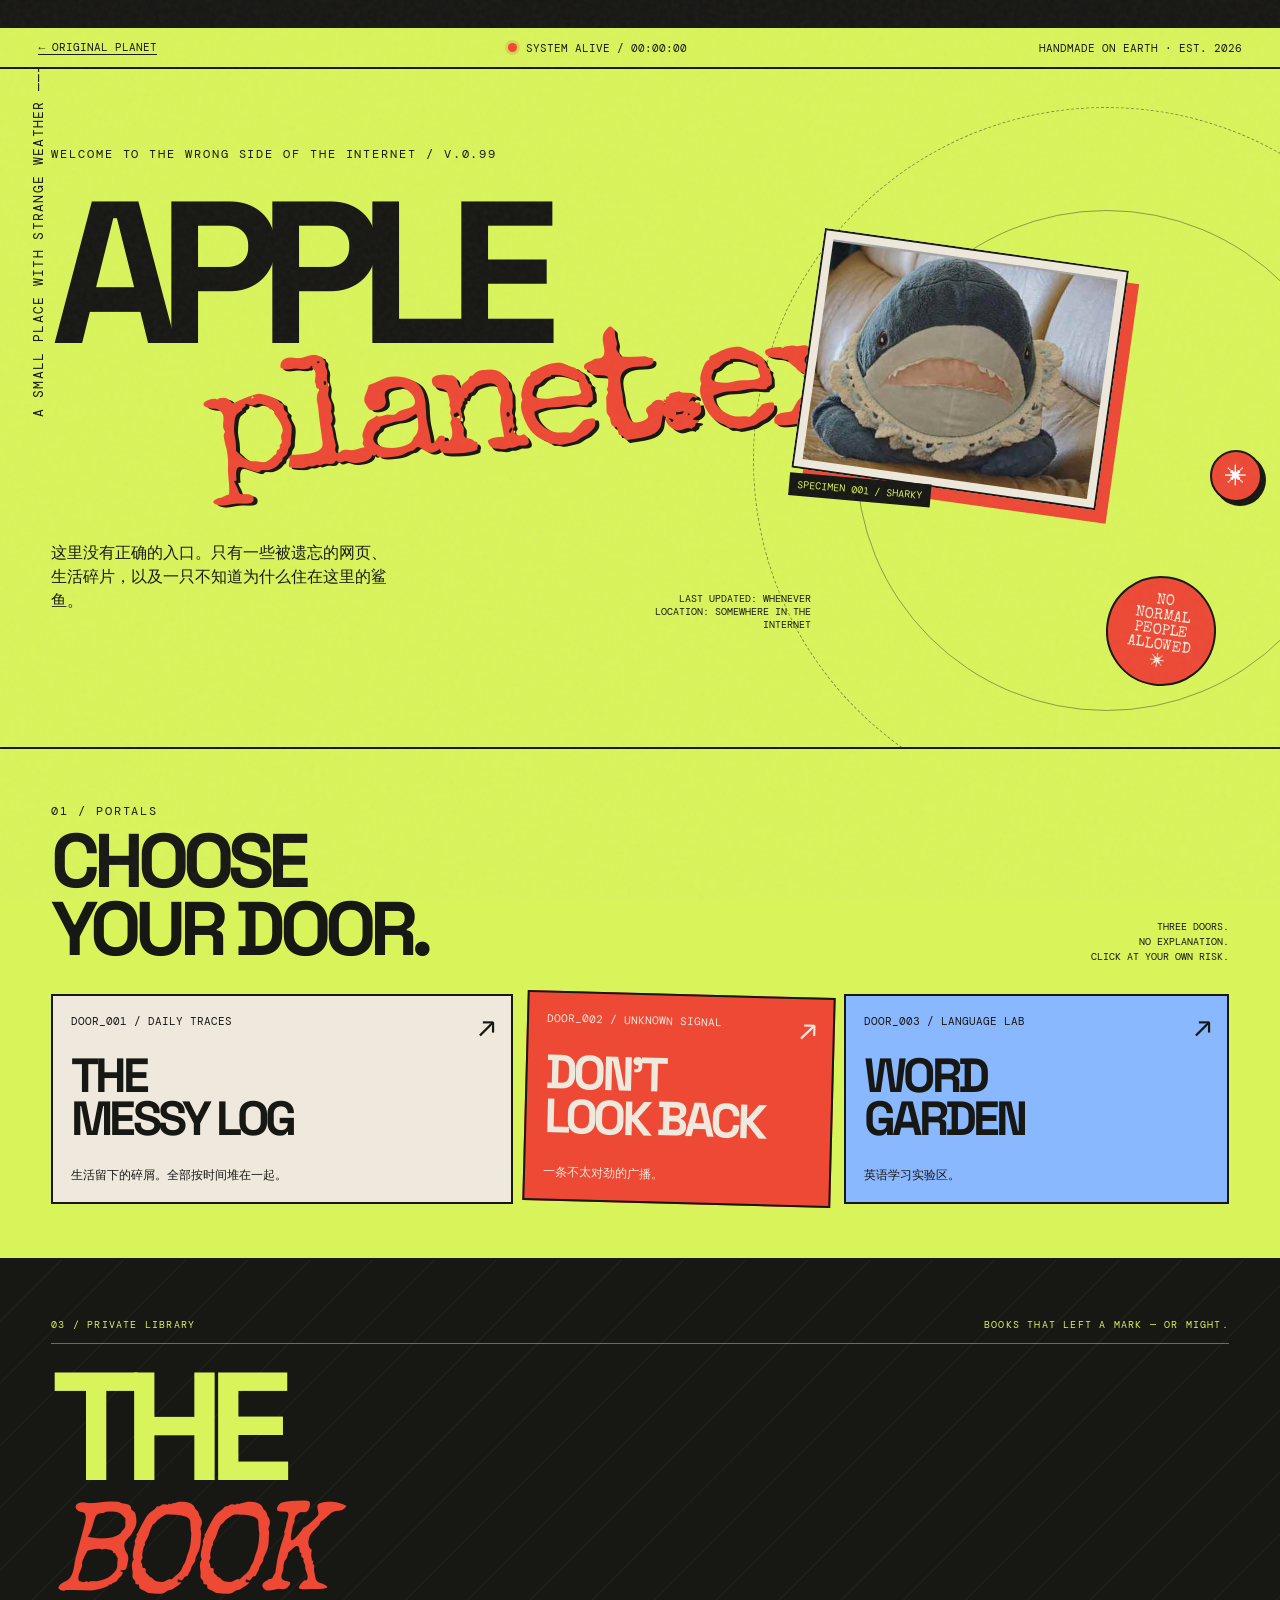
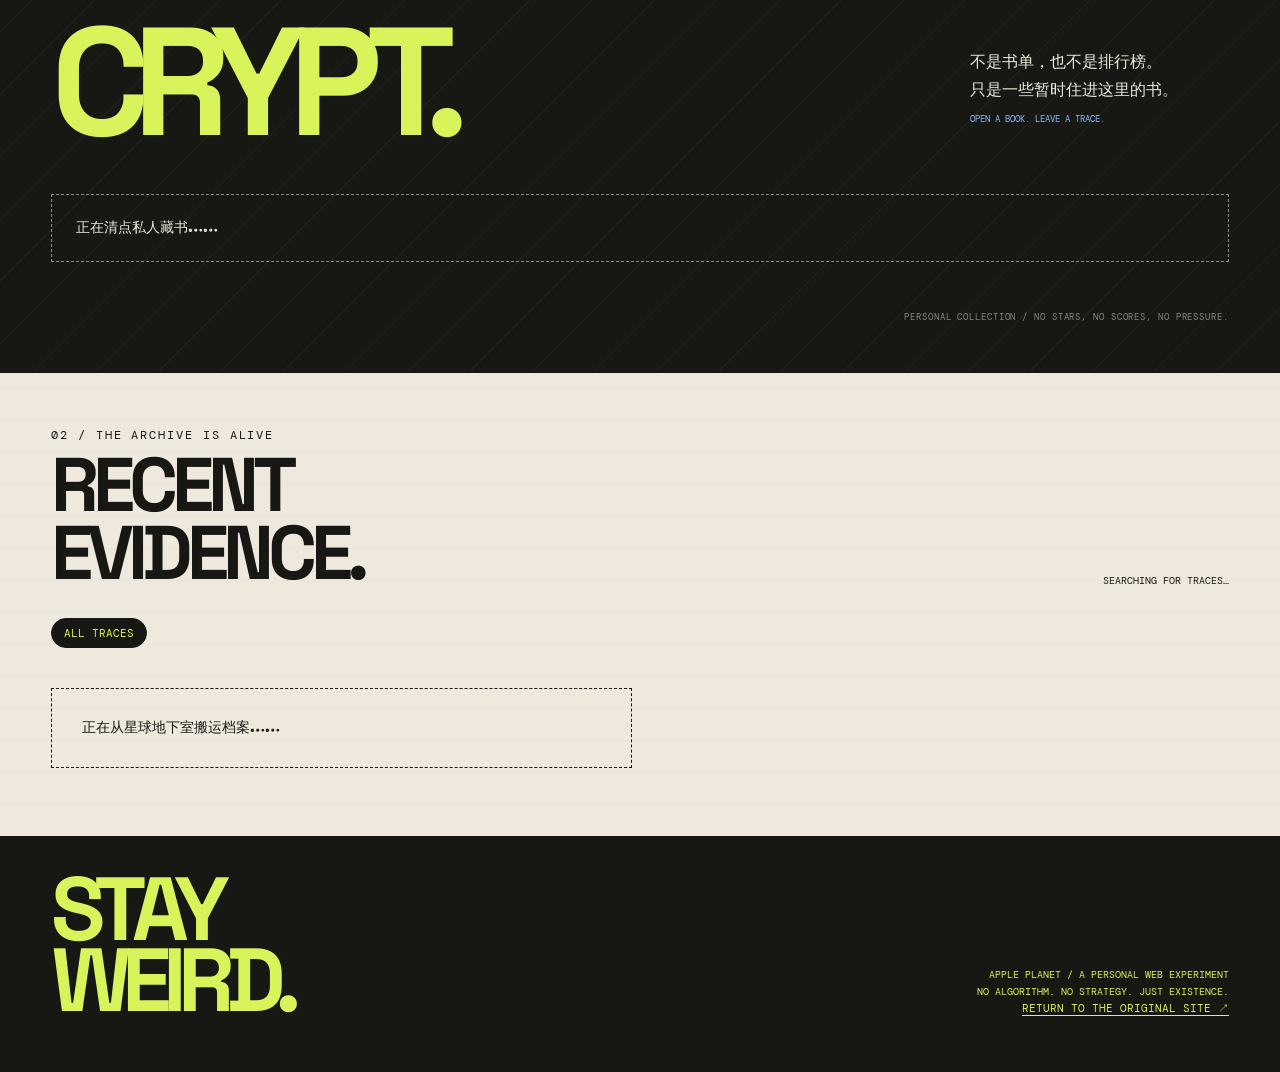
<file: design-preview/index.html>
<!doctype html>
<html lang="zh-CN">
<head>
<meta charset="utf-8"><meta name="viewport" content="width=device-width,initial-scale=1">
<meta name="theme-color" content="#d9f45b">
<title>APPLE PLANET.exe — unauthorized personal homepage</title>
<style>
@import url('https://fonts.googleapis.com/css2?family=DM+Mono:wght@400;500&family=Space+Grotesk:wght@400;500;600;700&family=Special+Elite&display=swap');
:root{--acid:#d9f45b;--paper:#eee9dc;--ink:#171714;--red:#ed4935;--blue:#8ab8ff;--line:rgba(23,23,20,.35);--mono:'DM Mono',monospace;--display:'Space Grotesk',sans-serif;--type:'Special Elite',serif}
*{box-sizing:border-box}html{scroll-behavior:smooth}body{margin:0;background:var(--acid);color:var(--ink);font-family:var(--display);overflow-x:hidden;cursor:crosshair}a,button{color:inherit}button{font:inherit;cursor:pointer}.grain{position:fixed;inset:0;pointer-events:none;z-index:20;opacity:.09;background-image:url("data:image/svg+xml,%3Csvg viewBox='0 0 180 180' xmlns='http://www.w3.org/2000/svg'%3E%3Cfilter id='n'%3E%3CfeTurbulence type='fractalNoise' baseFrequency='.9' numOctaves='3' stitchTiles='stitch'/%3E%3C/filter%3E%3Crect width='100%25' height='100%25' filter='url(%23n)' opacity='.5'/%3E%3C/svg%3E")}.ticker{height:28px;background:var(--ink);color:var(--acid);font:11px var(--mono);letter-spacing:.12em;display:flex;align-items:center;overflow:hidden;white-space:nowrap}.ticker span{animation:marquee 28s linear infinite;padding-left:100%}@keyframes marquee{to{transform:translateX(-100%)}}.top{display:flex;justify-content:space-between;align-items:center;padding:12px 3vw;border-bottom:2px solid var(--ink);font:11px var(--mono);text-transform:uppercase}.top a{text-decoration:none;border-bottom:1px solid}.status{display:flex;gap:9px;align-items:center}.dot{width:9px;height:9px;border-radius:50%;background:var(--red);display:inline-block;box-shadow:0 0 0 3px #ed493533;animation:pulse 1.4s infinite}@keyframes pulse{50%{opacity:.35}}.hero{min-height:680px;position:relative;padding:6vw 4vw 5vw;border-bottom:2px solid var(--ink);overflow:hidden}.hero:before{content:"";position:absolute;width:55vw;height:55vw;border:1px dashed #17171477;border-radius:50%;right:-14vw;top:3vw;animation:spin 80s linear infinite}.hero:after{content:"";position:absolute;width:39vw;height:39vw;border:1px solid #17171466;border-radius:50%;right:-6vw;top:11vw;animation:spin 55s linear infinite reverse}@keyframes spin{to{transform:rotate(360deg)}}.eyebrow{font:12px var(--mono);letter-spacing:.16em;text-transform:uppercase}.hero h1{position:relative;z-index:2;margin:3vw 0 0;font-size:clamp(76px,15.8vw,230px);line-height:.73;letter-spacing:-.105em;text-transform:uppercase;max-width:950px}.hero h1 span{display:block}.hero h1 .second{font-family:var(--type);font-weight:400;font-size:.78em;letter-spacing:-.09em;text-transform:none;margin-left:12vw;transform:rotate(-5deg);color:var(--red);text-shadow:3px 3px 0 var(--ink)}.hero-meta{position:relative;z-index:3;display:flex;justify-content:space-between;align-items:end;margin-top:5vw;max-width:760px}.hero-meta p{max-width:350px;font:16px/1.5 var(--type)}.hero-meta small{font:10px var(--mono);max-width:160px;text-align:right}.shark{position:absolute;z-index:4;width:clamp(170px,24vw,340px);right:10%;top:24%;transform:rotate(8deg)}.shark img{width:100%;height:auto;display:block;border:2px solid var(--ink);padding:8px;background:var(--paper);box-shadow:12px 12px 0 var(--red)}.shark figcaption{font:10px var(--mono);background:var(--ink);color:var(--acid);padding:5px 8px;display:inline-block;transform:rotate(-3deg)}.sticker{position:absolute;z-index:5;right:5%;bottom:9%;border:2px solid var(--ink);background:var(--red);color:var(--paper);padding:13px 16px;font:15px var(--type);transform:rotate(8deg);border-radius:50%;width:110px;height:110px;display:grid;place-items:center;text-align:center}.scribble{position:absolute;left:3%;top:50%;font:13px var(--mono);transform:rotate(-90deg);transform-origin:left;letter-spacing:.1em}.section{padding:54px 4vw;border-bottom:2px solid var(--ink)}.section-head{display:flex;justify-content:space-between;align-items:end;gap:20px;margin-bottom:30px}.section-head h2{font-size:clamp(36px,6vw,76px);letter-spacing:-.08em;line-height:.9;margin:8px 0 0;text-transform:uppercase}.section-head .tiny{font:10px/1.5 var(--mono);max-width:180px;text-align:right}.portal-grid{display:grid;grid-template-columns:1.2fr .8fr 1fr;gap:12px}.portal{min-height:210px;border:2px solid var(--ink);padding:18px;position:relative;text-decoration:none;display:flex;flex-direction:column;justify-content:space-between;transition:transform .2s,box-shadow .2s;background:var(--paper);overflow:hidden}.portal:hover{transform:translate(-5px,-5px) rotate(-1deg);box-shadow:8px 8px 0 var(--ink)}.portal:nth-child(2){background:var(--red);color:var(--paper);transform:rotate(1.5deg)}.portal:nth-child(3){background:var(--blue)}.portal .num{font:11px var(--mono)}.portal strong{font-size:clamp(28px,4vw,48px);letter-spacing:-.08em;line-height:.9}.portal em{font:12px var(--type)}.portal:after{content:"↗";position:absolute;right:15px;top:10px;font-size:30px}.log{background:var(--paper);position:relative}.log:before{content:"";position:absolute;inset:0;background:repeating-linear-gradient(0deg,transparent 0 31px,#1717140d 32px);pointer-events:none}.filters{display:flex;flex-wrap:wrap;gap:7px;margin:0 0 26px;position:relative}.filters button{background:transparent;border:1px solid var(--ink);padding:7px 12px;font:11px var(--mono);border-radius:30px}.filters button.active,.filters button:hover{background:var(--ink);color:var(--acid)}.entries{position:relative;display:grid;grid-template-columns:repeat(2,minmax(0,1fr));gap:16px}.entry{border:2px solid var(--ink);padding:18px;background:#f7f3e9;min-height:200px;position:relative;box-shadow:5px 5px 0 #17171422;transform:rotate(var(--tilt,0deg));transition:transform .25s,box-shadow .25s}.entry:nth-child(3n){--tilt:1deg}.entry:nth-child(2n){--tilt:-.7deg}.entry:hover{transform:translateY(-5px) rotate(0);box-shadow:8px 8px 0 var(--acid)}.entry .date{font:10px var(--mono);color:#555}.entry h3{font-size:clamp(22px,3vw,36px);line-height:.98;letter-spacing:-.06em;margin:22px 0 12px}.entry p{font:14px/1.5 var(--type);max-width:560px}.tags{display:flex;gap:5px;flex-wrap:wrap}.tags span{font:9px var(--mono);border:1px solid #17171466;padding:3px 6px}.entry details{margin-top:15px;border-top:1px dashed var(--line);padding-top:10px}.entry summary{font:11px var(--mono);cursor:pointer;list-style:none}.entry summary:after{content:" [+]";color:var(--red)}.entry details[open] summary:after{content:" [-]"}.entry .body{font:14px/1.6 var(--type);white-space:pre-wrap;margin-top:12px}.entry img{max-width:100%;max-height:180px;object-fit:cover;margin-top:14px;border:1px solid var(--ink)}.empty{font:14px var(--type);padding:30px;border:1px dashed var(--ink)}
.library{background:#171714;color:#eee9dc;padding:58px 4vw 48px;border-bottom:2px solid #171714;position:relative;overflow:hidden}
.library:before{content:"";position:absolute;inset:0;background:repeating-linear-gradient(135deg,transparent 0 42px,#eee9dc09 43px 44px);pointer-events:none}
.library-top{display:flex;justify-content:space-between;gap:20px;border-bottom:1px solid #eee9dc66;padding-bottom:12px;font:10px var(--mono);letter-spacing:.12em;color:var(--acid)}
.library-title{display:flex;justify-content:space-between;align-items:end;gap:30px;position:relative;margin:28px 0 42px}
.library-title h2{font-size:clamp(64px,12vw,158px);line-height:.72;letter-spacing:-.11em;margin:0;color:var(--acid);text-transform:uppercase}
.library-title h2 i{font:italic .82em var(--type);color:var(--red);letter-spacing:-.08em}
.library-title p{font:16px/1.7 var(--type);max-width:240px;margin:0 4vw 5px 0}
.library-title small{font:9px var(--mono);color:var(--blue)}
.book-shelf{display:grid;grid-template-columns:repeat(3,minmax(0,1fr));gap:18px;position:relative;align-items:stretch}
.book-card{background:#eee9dc;color:#171714;border:2px solid var(--acid);padding:16px;min-height:340px;display:flex;flex-direction:column;position:relative;box-shadow:7px 7px 0 var(--red);transform:rotate(var(--book-tilt,0deg));transition:transform .25s,box-shadow .25s}
.book-card:nth-child(3n){--book-tilt:1.2deg}.book-card:nth-child(2n){--book-tilt:-1deg}
.book-card:hover{transform:translateY(-8px) rotate(0);box-shadow:11px 11px 0 var(--acid)}
.book-index{font:10px var(--mono);display:flex;justify-content:space-between;border-bottom:1px solid #17171455;padding-bottom:9px}
.book-cover{height:220px;margin:15px auto 18px;max-width:100%;width:auto;object-fit:contain;display:block;box-shadow:8px 8px 0 #17171422}
.book-cover-fallback{height:220px;width:150px;margin:15px auto 18px;background:var(--red);color:#eee9dc;display:grid;place-items:center;text-align:center;padding:15px;font:22px/1.05 var(--type);transform:rotate(-3deg);box-shadow:8px 8px 0 #17171422}
.book-card h3{font-size:clamp(25px,3vw,38px);line-height:.92;letter-spacing:-.07em;margin:0 0 7px}
.book-author{font:11px var(--mono);margin-bottom:12px;color:#555}
.book-meta{display:flex;justify-content:space-between;gap:10px;font:10px var(--mono);border-top:1px dashed #17171466;padding-top:10px;margin-top:auto}
.book-status{background:var(--acid);padding:4px 7px;display:inline-block;font:10px var(--mono);width:max-content;margin:0 0 12px}
.book-note{font:13px/1.5 var(--type);margin:12px 0}
.book-actions{display:flex;gap:8px;flex-wrap:wrap;margin-top:12px}
.book-actions a{font:10px var(--mono);text-decoration:none;border:1px solid #171714;padding:7px 9px}
.book-actions a:hover{background:#171714;color:var(--acid)}
.book-empty{grid-column:1/-1;border:1px dashed #eee9dc88;padding:24px;font:14px var(--type);color:#eee9dc}
.library-foot{position:relative;text-align:right;font:9px var(--mono);letter-spacing:.1em;color:#eee9dc88;margin-top:35px}
@media(max-width:700px){.library{padding:38px 5vw}.library-title{display:block;margin:28px 0}.library-title h2{font-size:clamp(66px,19vw,110px)}.library-title p{margin:28px 0 0}.book-shelf{grid-template-columns:1fr}.book-card{transform:none!important;min-height:300px}.book-cover,.book-cover-fallback{height:210px}}
.bottom{background:var(--ink);color:var(--acid);padding:36px 4vw 55px;display:flex;justify-content:space-between;align-items:end;gap:20px}.bottom strong{font-size:clamp(35px,7vw,90px);letter-spacing:-.1em;line-height:.8}.bottom small{font:10px/1.7 var(--mono);text-align:right}.window{position:fixed;z-index:30;right:24px;bottom:24px;width:min(320px,calc(100vw - 32px));background:var(--paper);border:2px solid var(--ink);box-shadow:8px 8px 0 var(--red);font:12px var(--mono);display:none}.window.show{display:block;animation:pop .25s ease-out}@keyframes pop{from{transform:scale(.8) rotate(3deg);opacity:0}to{transform:scale(1);opacity:1}}.windowbar{background:var(--red);color:white;padding:8px 10px;display:flex;justify-content:space-between}.windowbar button{background:transparent;border:0;color:white}.windowbody{padding:16px;line-height:1.6}.windowbody button{margin-top:12px;background:var(--acid);border:1px solid var(--ink);padding:7px 10px}.float-btn{position:fixed;z-index:15;right:18px;top:50%;border:2px solid var(--ink);background:var(--red);color:white;border-radius:50%;width:52px;height:52px;font-size:22px;box-shadow:4px 4px 0 var(--ink);transition:transform .2s}.float-btn:hover{transform:rotate(180deg)}.glitch{animation:glitch .2s steps(2) 2}@keyframes glitch{0%{transform:translate(0)}25%{transform:translate(3px,-2px) skew(3deg)}50%{transform:translate(-3px,2px) skew(-3deg)}75%{transform:translate(2px,1px)}100%{transform:none}}.back{font:11px var(--mono);text-decoration:none;border-bottom:1px solid}
@media(max-width:700px){.top{padding:11px 4vw}.top .right{display:none}.hero{min-height:650px;padding:13vw 5vw}.hero h1{font-size:clamp(70px,18vw,130px);margin-top:45px}.shark{width:48vw;right:8%;top:43%}.hero-meta{margin-top:300px;align-items:start}.hero-meta p{font-size:14px;max-width:62%}.hero-meta small{font-size:9px}.scribble{display:none}.sticker{right:5%;bottom:4%;width:82px;height:82px;font-size:12px}.section{padding:38px 5vw}.section-head{align-items:start}.section-head .tiny{max-width:120px}.portal-grid{grid-template-columns:1fr 1fr}.portal{min-height:160px}.portal:first-child{grid-column:span 2}.entries{grid-template-columns:1fr}.entry{transform:none!important}.bottom{align-items:start;flex-direction:column}.bottom small{text-align:left}.float-btn{top:auto;bottom:18px;right:18px}.window{bottom:82px;right:16px}}
@media(prefers-reduced-motion:reduce){*,*:before,*:after{animation-duration:.01ms!important;animation-iteration-count:1!important;scroll-behavior:auto!important;transition:none!important}}
</style>
</head>
<body>
<div class="grain"></div>
<div class="ticker"><span>✳ YOU ARE NOT SUPPOSED TO BE HERE ✳ APPLE PLANET PERSONAL WEB ZONE ✳ BEST VIEWED WHEN YOU SHOULD BE SLEEPING ✳ THIS SITE IS UNDER CONSTRUCTION FOREVER ✳</span></div>
<header class="top"><a href="../">← ORIGINAL PLANET</a><div class="status"><i class="dot"></i> SYSTEM ALIVE / 00:00:00</div><div class="right">HANDMADE ON EARTH · EST. 2026</div></header>
<main>
<section class="hero">
 <div class="eyebrow">WELCOME TO THE WRONG SIDE OF THE INTERNET / v.0.99</div>
 <h1><span>APPLE</span><span class="second">planet.exe</span></h1>
 <div class="scribble">A SMALL PLACE WITH STRANGE WEATHER ———</div>
 <figure class="shark"><img src="../assets/images/shark.jpg" alt="鲨鲨，星球居民 001"><figcaption>SPECIMEN 001 / SHARKY</figcaption></figure>
 <div class="sticker">NO<br> NORMAL<br> PEOPLE<br> ALLOWED ✳</div>
 <div class="hero-meta"><p>这里没有正确的入口。只有一些被遗忘的网页、生活碎片，以及一只不知道为什么住在这里的鲨鱼。</p><small>LAST UPDATED: WHENEVER<br>LOCATION: SOMEWHERE IN THE INTERNET</small></div>
</section>
<section class="section">
 <div class="section-head"><div><div class="eyebrow">01 / PORTALS</div><h2>Choose<br>your door.</h2></div><div class="tiny">THREE DOORS.<br>NO EXPLANATION.<br>CLICK AT YOUR OWN RISK.</div></div>
 <div class="portal-grid">
  <a class="portal" href="#log"><span class="num">DOOR_001 / DAILY TRACES</span><strong>THE<br>MESSY LOG</strong><em>生活留下的碎屑。全部按时间堆在一起。</em></a>
  <a class="portal" href="../everything-is-fine/"><span class="num">DOOR_002 / UNKNOWN SIGNAL</span><strong>DON'T<br>LOOK BACK</strong><em>一条不太对劲的广播。</em></a>
  <a class="portal" href="../english-garden/"><span class="num">DOOR_003 / LANGUAGE LAB</span><strong>WORD<br>GARDEN</strong><em>英语学习实验区。</em></a>
 </div>
</section>

<section class="library" id="bookshelf">
 <div class="library-top"><span>03 / PRIVATE LIBRARY</span><span>BOOKS THAT LEFT A MARK — OR MIGHT.</span></div>
 <div class="library-title"><h2>THE<br><i>BOOK</i><br>CRYPT.</h2><p>不是书单，也不是排行榜。<br>只是一些暂时住进这里的书。<br><small>OPEN A BOOK. LEAVE A TRACE.</small></p></div>
 <div class="book-shelf" id="books"><p class="book-empty">正在清点私人藏书……</p></div>
 <div class="library-foot">PERSONAL COLLECTION / NO STARS, NO SCORES, NO PRESSURE.</div>
</section>
<section class="section log" id="log">
 <div class="section-head"><div><div class="eyebrow">02 / THE ARCHIVE IS ALIVE</div><h2>Recent<br>evidence.</h2></div><div class="tiny" id="count">SEARCHING FOR TRACES…</div></div>
 <nav class="filters" id="filters" aria-label="按标签筛选"><button class="active" data-tag="*">ALL TRACES</button></nav>
 <div class="entries" id="entries"><p class="empty">正在从星球地下室搬运档案……</p></div>
</section>
</main>
<footer class="bottom"><strong>STAY<br>WEIRD.</strong><small>APPLE PLANET / A PERSONAL WEB EXPERIMENT<br>NO ALGORITHM. NO STRATEGY. JUST EXISTENCE.<br><a class="back" href="../">RETURN TO THE ORIGINAL SITE ↗</a></small></footer>
<button class="float-btn" id="odd" aria-label="触发一个奇怪的小彩蛋">✳</button>
<aside class="window" id="popup" role="dialog" aria-label="来自系统的消息"><div class="windowbar"><span>!!! SYSTEM MESSAGE !!!</span><button id="close" aria-label="关闭">✕</button></div><div class="windowbody"><b>HEY, YOU.</b><br>你刚刚碰到了一个不应该存在的按钮。<br>鲨鲨已经知道你来过了。<br><button id="again">我还想再点一次</button></div></aside>
<script>
(()=>{const $=s=>document.querySelector(s), entries=$('#entries'), filters=$('#filters'), count=$('#count');let articles=[];
const esc=s=>String(s??'').replace(/[&<>"']/g,c=>({'&':'&amp;','<':'&lt;','>':'&gt;','"':'&quot;',"'":'&#39;'}[c]));
const tags=a=>Array.isArray(a.tags)?a.tags:[];
const isBook=a=>a.category==='book'||tags(a).some(t=>['阅读中','已读','待读','书籍','阅读'].includes(t));
function renderBooks(){const books=articles.filter(isBook);const target=$('#books');target.innerHTML=books.length?books.map((a,i)=>{const title=String(a.title||'').replace(/^正在阅读[：:]\\s*/,'');const author=(a.excerpt||'').split('·')[0].trim();const status=tags(a).find(t=>['阅读中','已读','待读'].includes(t))||'收藏';const cover=a.cover?(/^https?:\\/\\//i.test(a.cover)?a.cover:'../'+String(a.cover).replace(/^\\.\\.\\//,'')):'';return '<article class="book-card"><div class="book-index"><span>VOL.'+String(i+1).padStart(2,'0')+' / PRIVATE</span><span>'+esc(a.date||'UNDATED')+'</span></div>'+(cover?'<img class="book-cover" loading="lazy" src="'+esc(cover)+'" alt="《'+esc(title)+'》封面" onerror="this.style.display=\'none\';this.insertAdjacentHTML(\'afterend\',\'<div class=book-cover-fallback>'+esc(title)+'</div>\')">':'<div class="book-cover-fallback">'+esc(title)+'</div>')+'<span class="book-status">'+esc(status)+'</span><h3>'+esc(title)+'</h3><div class="book-author">'+esc(author||'AUTHOR UNKNOWN')+'</div><p class="book-note">'+esc(a.body||a.excerpt||'暂时没有留下笔记。')+'</p><div class="book-meta"><span>FILED IN THE CRYPT</span><span>'+esc((a.category||'CULTURE').toUpperCase())+'</span></div>'+(a.download?'<div class="book-actions"><a href="'+esc(a.download)+'" target="_blank" rel="noopener">GET THE FILE ↗</a></div>':'')+'</article>'}).join(''):'<p class="book-empty">藏书架暂时空着。等下一本书搬进来。</p>'}
function render(tag='*'){const list=articles.filter(a=>!isBook(a)&&(tag==='*'||tags(a).includes(tag)));count.textContent=String(list.length).padStart(2,'0')+' FILES / '+articles.length+' TOTAL';entries.innerHTML=list.length?list.map((a,i)=>'<article class="entry"><div class="date">FILE_'+String(i+1).padStart(3,'0')+' // '+esc(a.date||'DATE UNKNOWN')+'</div><h3>'+esc(a.title)+'</h3>'+(a.excerpt?'<p>'+esc(a.excerpt)+'</p>':'')+'<div class="tags">'+tags(a).map(t=>'<span>'+esc(t)+'</span>').join('')+'</div>'+(a.cover?'<img loading="lazy" src="'+esc(/^https?:\\/\\//i.test(a.cover)?a.cover:'../'+String(a.cover).replace(/^\\.\\.\\//,''))+'" alt="">':'')+'<details><summary>OPEN THE FILE</summary><div class="body">'+esc(a.body||a.excerpt||'文件里什么也没有。')+'</div></details></article>').join(''):'<p class="empty">这里暂时没有这类痕迹。也许它们逃走了。</p>'}
fetch('../content/posts.json',{cache:'no-store'}).then(r=>{if(!r.ok)throw Error();return r.json()}).then(data=>{articles=(Array.isArray(data.articles)?data.articles:[]).filter(a=>a&&a.title).sort((a,b)=>String(b.date||'').localeCompare(String(a.date||'')));renderBooks();const visible=articles.filter(a=>!isBook(a));const all=[...new Set(visible.flatMap(tags))].sort();filters.innerHTML='<button class="active" data-tag="*">ALL TRACES '+visible.length+'</button>'+all.map(t=>'<button data-tag="'+esc(t)+'">'+esc(t)+'</button>').join('');filters.addEventListener('click',e=>{const b=e.target.closest('button[data-tag]');if(!b)return;filters.querySelectorAll('button').forEach(x=>x.classList.toggle('active',x===b));render(b.dataset.tag)});render()}).catch(()=>{count.textContent='ARCHIVE OFFLINE';entries.innerHTML='<p class="empty">档案柜暂时没有回应。原站内容不会受到影响。</p>'});
const popup=$('#popup');$('#odd').addEventListener('click',()=>{popup.classList.add('show');document.body.classList.remove('glitch');void document.body.offsetWidth;document.body.classList.add('glitch')});$('#close').addEventListener('click',()=>popup.classList.remove('show'));$('#again').addEventListener('click',()=>{popup.querySelector('.windowbody').innerHTML='鲨鲨说：<b>你真的很闲。</b><br>……它喜欢你。';});setTimeout(()=>{if(!sessionStorage.getItem('apPreviewSeen')){popup.classList.add('show');sessionStorage.setItem('apPreviewSeen','1')}},9000);
})();
</script>
</body></html>
</file>
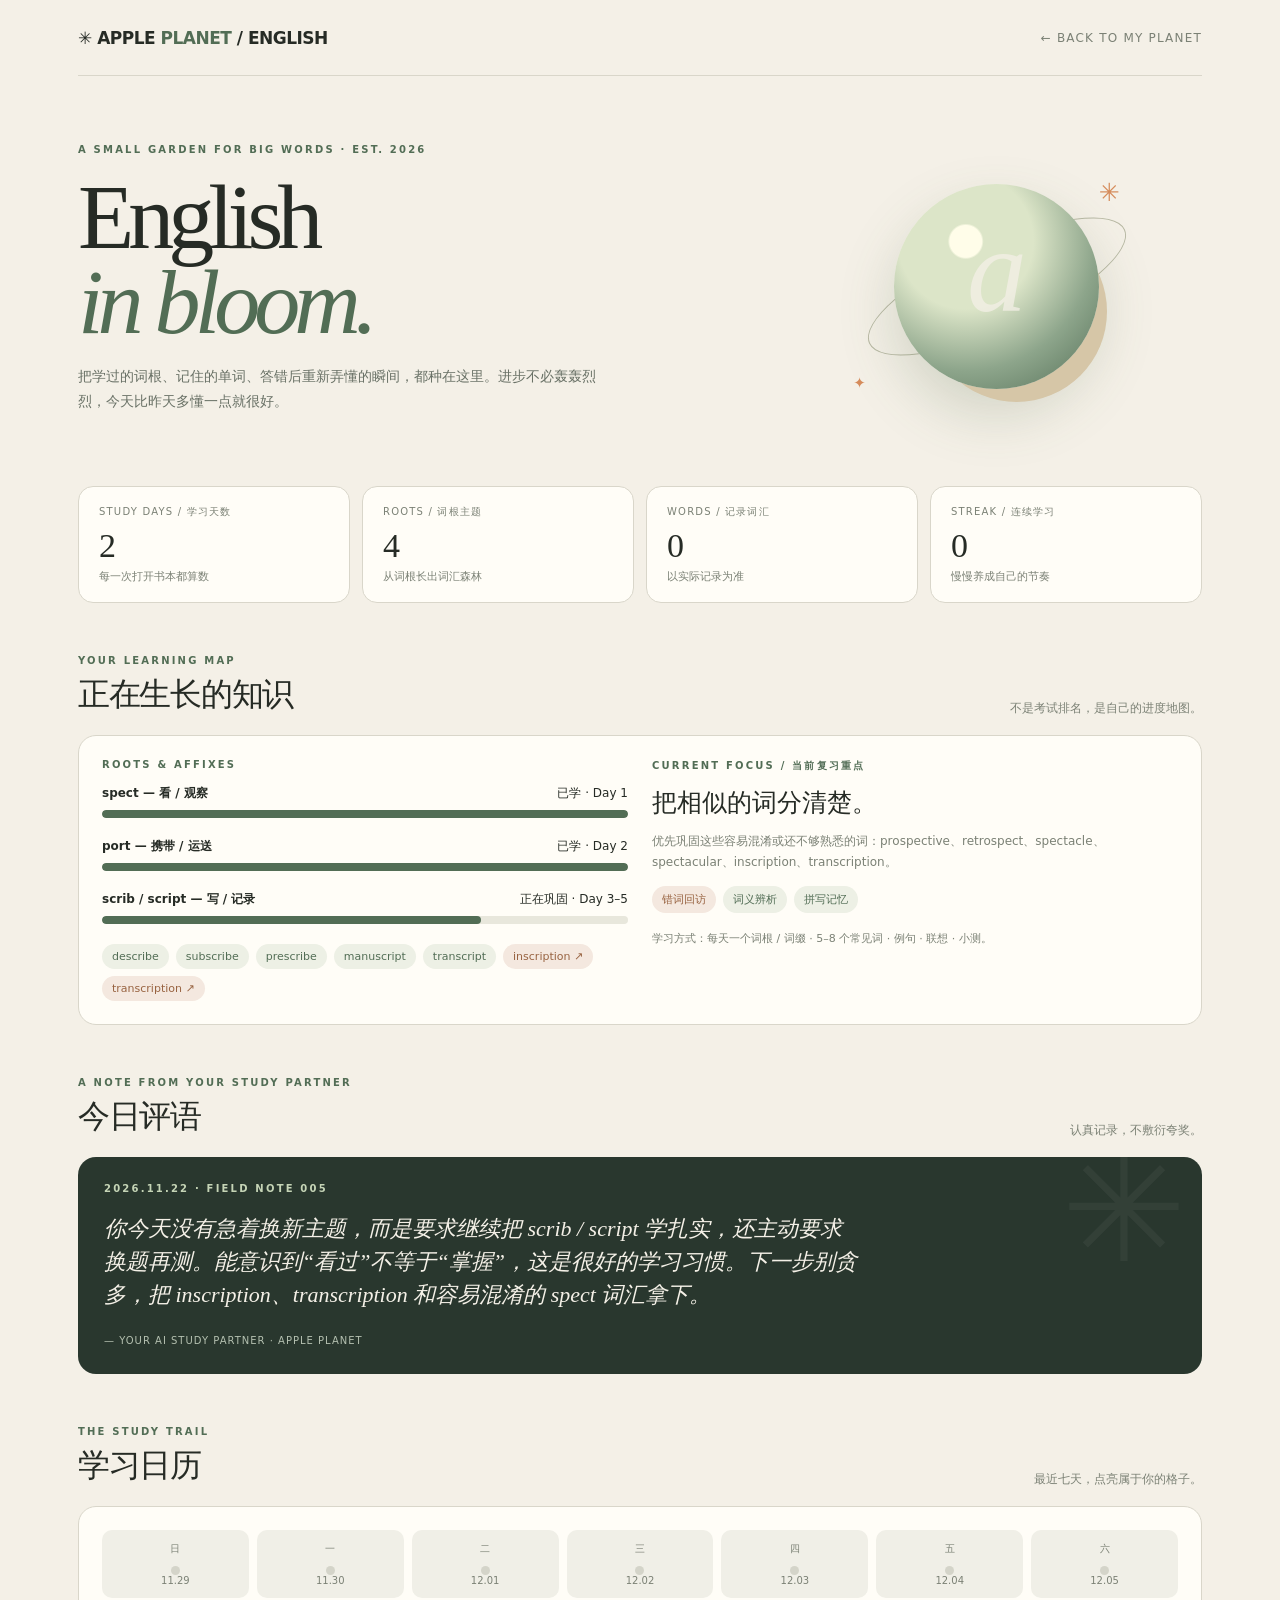
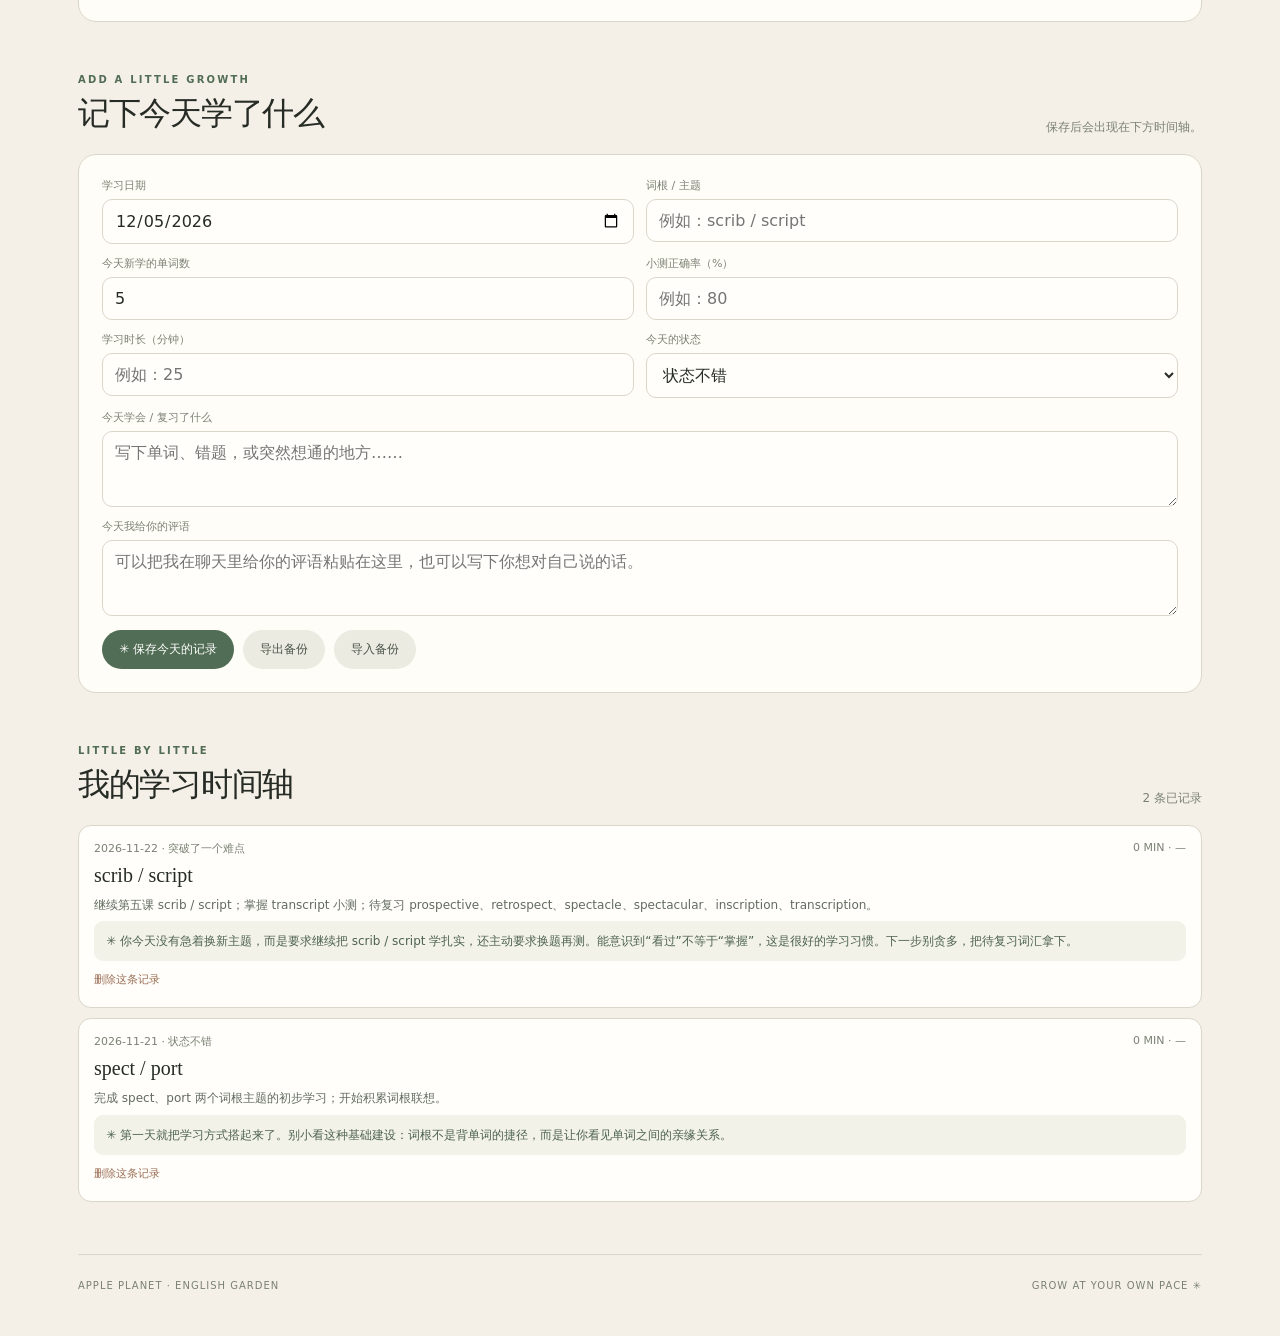
<file: english-garden/index.html>
<!doctype html>
<html lang="zh-CN"><head><meta charset="utf-8"><meta name="viewport" content="width=device-width,initial-scale=1"><meta name="theme-color" content="#f4f0e7"><meta name="description" content="Apple Planet English Garden — 记录词根学习、单词积累和每日评语。"><title>English Garden — Apple Planet</title>
<style>
:root{--paper:#f4f0e7;--ink:#262b25;--muted:#7b8175;--green:#526d55;--lime:#dce5c8;--orange:#d58b5b;--line:#d9d6ca;--white:#fffdf7;--pink:#ead8d0}
*{box-sizing:border-box}body{margin:0;background:var(--paper);color:var(--ink);font-family:Inter,"Avenir Next",system-ui,-apple-system,"Segoe UI",sans-serif}button,input,textarea,select{font:inherit}button{cursor:pointer}.shell{max-width:1180px;margin:auto;padding:0 28px}.nav{height:76px;display:flex;align-items:center;justify-content:space-between;border-bottom:1px solid var(--line);font-size:12px;letter-spacing:.1em}.brand{font-weight:750;letter-spacing:-.03em;text-decoration:none;color:var(--ink);font-size:17px}.brand span{color:var(--green)}.nav a:last-child{color:var(--muted);text-decoration:none}
.hero{padding:68px 0 45px;display:grid;grid-template-columns:1.25fr .75fr;gap:30px;align-items:center}.eyebrow{font-size:10px;letter-spacing:.22em;color:var(--green);font-weight:700}.hero h1{font:500 clamp(48px,8vw,92px)/.92 Georgia,serif;letter-spacing:-.065em;margin:20px 0}.hero h1 em{color:var(--green);font-weight:400}.hero p{max-width:540px;color:#697166;line-height:1.8;font-size:14px}.hero-art{height:260px;position:relative;display:grid;place-items:center}.orb{width:205px;height:205px;border-radius:50%;background:radial-gradient(circle at 35% 28%,#fffde9 0 8%,#dce5c8 9% 34%,#8da58b 65%,#526d55 100%);box-shadow:20px 25px 0 -12px #d6c6a7,0 25px 55px #536a4a35;position:relative}.orb:after{content:"a";font:italic 120px Georgia,serif;color:#f4f0e7;position:absolute;inset:18px 0 0;text-align:center;opacity:.75}.orbit{position:absolute;width:280px;height:85px;border:1px solid #b8b9a4;border-radius:50%;transform:rotate(-24deg)}.spark{position:absolute;font-size:25px;color:var(--orange)}.spark.one{top:22px;right:20%}.spark.two{bottom:24px;left:15%;font-size:15px}
.stats{display:grid;grid-template-columns:repeat(4,1fr);gap:12px;margin:12px 0 38px}.stat{background:var(--white);border:1px solid var(--line);border-radius:15px;padding:18px 20px;min-height:108px}.stat small{display:block;color:var(--muted);font-size:10px;letter-spacing:.12em}.stat strong{display:block;font:500 34px Georgia,serif;margin-top:8px}.stat span{font-size:11px;color:var(--muted)}
.section{margin:52px 0}.section-head{display:flex;justify-content:space-between;align-items:end;gap:18px;margin-bottom:18px}.section-head h2{font:500 32px Georgia,serif;margin:7px 0 0;letter-spacing:-.04em}.section-head p{color:var(--muted);font-size:12px;margin:0}
.panel{background:var(--white);border:1px solid var(--line);border-radius:18px;padding:23px}.progress-layout{display:grid;grid-template-columns:1fr 1fr;gap:24px}.track{margin:15px 0 20px}.track-label{display:flex;justify-content:space-between;font-size:12px;margin-bottom:8px}.bar{height:8px;border-radius:20px;background:#e8e7dc;overflow:hidden}.bar i{display:block;height:100%;background:var(--green);border-radius:20px}.chips{display:flex;flex-wrap:wrap;gap:7px}.chip{background:#edf0e5;color:#526d55;padding:6px 10px;border-radius:30px;font-size:11px}.chip.warm{background:#f4e8df;color:#986341}
.lesson{display:grid;grid-template-columns:54px 1fr auto;gap:14px;align-items:center;padding:15px 0;border-bottom:1px solid #eeece4}.lesson:last-child{border:0}.lesson-num{width:42px;height:42px;border-radius:50%;display:grid;place-items:center;background:var(--lime);font:18px Georgia,serif;color:var(--green)}.lesson b{font-size:14px}.lesson p{font-size:11px;color:var(--muted);margin:4px 0 0}.status{font-size:10px;color:var(--green);background:#edf1e8;border-radius:20px;padding:6px 9px}
.comment-card{background:#29372e;color:#f4f0e7;border-radius:18px;padding:26px;position:relative;overflow:hidden}.comment-card:after{content:"✳";position:absolute;right:15px;top:-35px;font-size:150px;color:#ffffff0c}.comment-card .eyebrow{color:#c5d4b6}.comment-card blockquote{font:italic 22px/1.5 Georgia,serif;margin:18px 0;max-width:760px;position:relative;z-index:1}.comment-card small{color:#b4c0b0;font-size:10px;letter-spacing:.1em}
.grid2{display:grid;grid-template-columns:1fr 1fr;gap:16px}.formgrid{display:grid;grid-template-columns:1fr 1fr;gap:12px}.field{display:flex;flex-direction:column;gap:6px}.field label{font-size:11px;color:var(--muted)}.field input,.field textarea,.field select{width:100%;border:1px solid var(--line);border-radius:10px;background:#fffefa;padding:11px 12px;color:var(--ink);outline:none}.field input:focus,.field textarea:focus{border-color:var(--green)}.field textarea{min-height:76px;resize:vertical}.wide{grid-column:1/-1}.actions{display:flex;gap:9px;flex-wrap:wrap;margin-top:14px}.primary,.secondary{border:0;border-radius:30px;padding:11px 17px;font-size:12px}.primary{background:var(--green);color:white}.secondary{background:#ecebe2;color:#4b5549}.history{display:grid;gap:10px}.entry{border:1px solid var(--line);border-radius:13px;padding:15px;background:#fffefa}.entry-top{display:flex;justify-content:space-between;gap:10px;font-size:11px;color:var(--muted)}.entry h3{font:20px Georgia,serif;margin:8px 0}.entry p{font-size:12px;line-height:1.7;color:#626b60;margin:6px 0}.entry .remark{padding:10px 12px;background:#f2f2e9;border-radius:9px;color:#4e624f}.entry button{border:0;background:none;color:#9a6d54;font-size:11px;padding:5px 0}
.week{display:grid;grid-template-columns:repeat(7,1fr);gap:8px}.day{background:#f0efe7;border-radius:10px;text-align:center;padding:12px 4px;font-size:10px;color:var(--muted)}.day i{display:block;width:9px;height:9px;border-radius:50%;background:#d4d4c9;margin:10px auto 0}.day.active i{background:var(--green);box-shadow:0 0 0 4px #dfe7d8}
.footer{border-top:1px solid var(--line);padding:25px 0 45px;display:flex;justify-content:space-between;gap:12px;color:var(--muted);font-size:10px;letter-spacing:.1em}
@media(max-width:760px){.shell{padding:0 17px}.hero{grid-template-columns:1fr;padding-top:48px}.hero-art{height:190px}.orb{width:150px;height:150px}.orb:after{font-size:90px}.orbit{width:220px}.stats{grid-template-columns:1fr 1fr}.progress-layout,.grid2{grid-template-columns:1fr}.section-head{align-items:start;flex-direction:column}.formgrid{grid-template-columns:1fr}.wide{grid-column:auto}.footer{flex-direction:column}}
</style></head>
<body><div class="shell">
<nav class="nav"><a class="brand" href="../">✳ APPLE <span>PLANET</span> / ENGLISH</a><a href="../">← BACK TO MY PLANET</a></nav>
<header class="hero"><div><div class="eyebrow">A SMALL GARDEN FOR BIG WORDS · EST. 2026</div><h1>English<br><em>in bloom.</em></h1><p>把学过的词根、记住的单词、答错后重新弄懂的瞬间，都种在这里。进步不必轰轰烈烈，今天比昨天多懂一点就很好。</p></div><div class="hero-art"><div class="orbit"></div><div class="orb"></div><span class="spark one">✳</span><span class="spark two">✦</span></div></header>
<section class="stats">
<div class="stat"><small>STUDY DAYS / 学习天数</small><strong id="days">2</strong><span>每一次打开书本都算数</span></div>
<div class="stat"><small>ROOTS / 词根主题</small><strong id="roots">3</strong><span>从词根长出词汇森林</span></div>
<div class="stat"><small>WORDS / 记录词汇</small><strong id="words">0</strong><span>以实际记录为准</span></div>
<div class="stat"><small>STREAK / 连续学习</small><strong id="streak">2</strong><span>慢慢养成自己的节奏</span></div>
</section>
<section class="section"><div class="section-head"><div><div class="eyebrow">YOUR LEARNING MAP</div><h2>正在生长的知识</h2></div><p>不是考试排名，是自己的进度地图。</p></div>
<div class="panel progress-layout"><div><div class="eyebrow">ROOTS & AFFIXES</div>
<div class="track"><div class="track-label"><b>spect — 看 / 观察</b><span>已学 · Day 1</span></div><div class="bar"><i style="width:100%"></i></div></div>
<div class="track"><div class="track-label"><b>port — 携带 / 运送</b><span>已学 · Day 2</span></div><div class="bar"><i style="width:100%"></i></div></div>
<div class="track"><div class="track-label"><b>scrib / script — 写 / 记录</b><span>正在巩固 · Day 3–5</span></div><div class="bar"><i style="width:72%"></i></div></div>
<div class="chips"><span class="chip">describe</span><span class="chip">subscribe</span><span class="chip">prescribe</span><span class="chip">manuscript</span><span class="chip">transcript</span><span class="chip warm">inscription ↗</span><span class="chip warm">transcription ↗</span></div></div>
<div><div class="eyebrow">CURRENT FOCUS / 当前复习重点</div><h3 style="font:25px Georgia,serif;margin:13px 0 8px">把相似的词分清楚。</h3><p style="font-size:12px;line-height:1.8;color:var(--muted)">优先巩固这些容易混淆或还不够熟悉的词：prospective、retrospect、spectacle、spectacular、inscription、transcription。</p><div class="chips"><span class="chip warm">错词回访</span><span class="chip">词义辨析</span><span class="chip">拼写记忆</span></div><p style="font-size:11px;color:var(--muted);margin-top:18px">学习方式：每天一个词根 / 词缀 · 5–8 个常见词 · 例句 · 联想 · 小测。</p></div></div></section>
<section class="section"><div class="section-head"><div><div class="eyebrow">A NOTE FROM YOUR STUDY PARTNER</div><h2>今日评语</h2></div><p>认真记录，不敷衍夸奖。</p></div>
<div class="comment-card"><div class="eyebrow">2026.11.22 · FIELD NOTE 005</div><blockquote id="todayRemark">你今天没有急着换新主题，而是要求继续把 scrib / script 学扎实，还主动要求换题再测。能意识到“看过”不等于“掌握”，这是很好的学习习惯。下一步别贪多，把 inscription、transcription 和容易混淆的 spect 词汇拿下。</blockquote><small>— YOUR AI STUDY PARTNER · APPLE PLANET</small></div></section>
<section class="section"><div class="section-head"><div><div class="eyebrow">THE STUDY TRAIL</div><h2>学习日历</h2></div><p>最近七天，点亮属于你的格子。</p></div><div class="panel"><div class="week" id="week"></div></div></section>
<section class="section"><div class="section-head"><div><div class="eyebrow">ADD A LITTLE GROWTH</div><h2>记下今天学了什么</h2></div><p>保存后会出现在下方时间轴。</p></div>
<div class="panel"><form id="entryForm"><div class="formgrid">
<div class="field"><label for="date">学习日期</label><input id="date" type="date" required></div>
<div class="field"><label for="root">词根 / 主题</label><input id="root" placeholder="例如：scrib / script" required></div>
<div class="field"><label for="count">今天新学的单词数</label><input id="count" type="number" min="0" max="50" value="5"></div>
<div class="field"><label for="score">小测正确率（%）</label><input id="score" type="number" min="0" max="100" placeholder="例如：80"></div>
<div class="field"><label for="minutes">学习时长（分钟）</label><input id="minutes" type="number" min="0" max="600" placeholder="例如：25"></div>
<div class="field"><label for="mood">今天的状态</label><select id="mood"><option>状态不错</option><option>有点吃力</option><option>注意力飘走了</option><option>今天只想轻轻学一点</option><option>突破了一个难点</option></select></div>
<div class="field wide"><label for="learned">今天学会 / 复习了什么</label><textarea id="learned" placeholder="写下单词、错题，或突然想通的地方……"></textarea></div>
<div class="field wide"><label for="remark">今天我给你的评语</label><textarea id="remark" placeholder="可以把我在聊天里给你的评语粘贴在这里，也可以写下你想对自己说的话。"></textarea></div>
</div><div class="actions"><button class="primary" type="submit">✳ 保存今天的记录</button><button class="secondary" type="button" id="export">导出备份</button><button class="secondary" type="button" id="importBtn">导入备份</button><input id="importFile" type="file" accept="application/json" hidden></div></form></div></section>
<section class="section"><div class="section-head"><div><div class="eyebrow">LITTLE BY LITTLE</div><h2>我的学习时间轴</h2></div><p id="entryCount">2 条已记录</p></div><div class="history" id="history"></div></section>
<footer class="footer"><span>APPLE PLANET · ENGLISH GARDEN</span><span>GROW AT YOUR OWN PACE ✳</span></footer></div>
<script>
(()=>{
const KEY='applePlanetEnglishGarden.v1';
const seed=[
{date:'2026-11-21',root:'spect / port',count:0,score:'',minutes:0,mood:'状态不错',learned:'完成 spect、port 两个词根主题的初步学习；开始积累词根联想。',remark:'第一天就把学习方式搭起来了。别小看这种基础建设：词根不是背单词的捷径，而是让你看见单词之间的亲缘关系。'},
{date:'2026-11-22',root:'scrib / script',count:0,score:'',minutes:0,mood:'突破了一个难点',learned:'继续第五课 scrib / script；掌握 transcript 小测；待复习 prospective、retrospect、spectacle、spectacular、inscription、transcription。',remark:'你今天没有急着换新主题，而是要求继续把 scrib / script 学扎实，还主动要求换题再测。能意识到“看过”不等于“掌握”，这是很好的学习习惯。下一步别贪多，把待复习词汇拿下。'}
];
let entries;try{entries=JSON.parse(localStorage.getItem(KEY))||seed}catch(e){entries=seed}
const $=id=>document.getElementById(id),today=new Date().toLocaleDateString('en-CA');
function save(){localStorage.setItem(KEY,JSON.stringify(entries))}
function render(){
 const dates=[...new Set(entries.map(x=>x.date))].sort();$('days').textContent=dates.length;
 $('roots').textContent=new Set(entries.flatMap(x=>x.root.split(/[\/,&、 ]+/).filter(Boolean))).size;
 $('words').textContent=entries.reduce((n,x)=>n+(+x.count||0),0);
 let streak=0,d=new Date(today);const set=new Set(dates);while(set.has(d.toLocaleDateString('en-CA'))){streak++;d.setDate(d.getDate()-1)}
 $('streak').textContent=streak;
 const recent=entries.slice().sort((a,b)=>b.date.localeCompare(a.date));$('entryCount').textContent=entries.length+' 条已记录';
 $('history').innerHTML=recent.length?recent.map((x,i)=>'<article class="entry"><div class="entry-top"><span>'+x.date+' · '+(x.mood||'')+'</span><span>'+(x.minutes||0)+' MIN · '+(x.score===''||x.score==null?'—':x.score+'%')+'</span></div><h3>'+esc(x.root)+'</h3><p>'+esc(x.learned||'今天也留下了一点痕迹。')+'</p>'+(x.remark?'<p class="remark">✳ '+esc(x.remark)+'</p>':'')+'<button data-del="'+i+'">删除这条记录</button></article>').join(''):'<div class="panel">还没有记录。今天就是一个很好的开始。</div>';
 $('history').querySelectorAll('[data-del]').forEach(b=>b.onclick=()=>{if(confirm('删除这条学习记录？')){entries.splice(+b.dataset.del,1);save();render()}});
 const days=[];for(let i=6;i>=0;i--){const d=new Date();d.setDate(d.getDate()-i);const key=d.toLocaleDateString('en-CA');days.push({key,label:['日','一','二','三','四','五','六'][d.getDay()]})}
 $('week').innerHTML=days.map(x=>'<div class="day '+(setHas(x.key)?'active':'')+'">'+x.label+'<i></i><span>'+x.key.slice(5).replace('-','.')+'</span></div>').join('');
}
function setHas(k){return entries.some(x=>x.date===k)}
function esc(s){return String(s).replace(/[&<>"']/g,c=>({'&':'&amp;','<':'&lt;','>':'&gt;','"':'&quot;',"'":'&#39;'}[c]))}
$('date').value=today;
$('entryForm').addEventListener('submit',e=>{e.preventDefault();const item={date:$('date').value,root:$('root').value.trim(),count:+$('count').value||0,score:$('score').value===''?'':+$('score').value,minutes:+$('minutes').value||0,mood:$('mood').value,learned:$('learned').value.trim(),remark:$('remark').value.trim()};if(!item.root)return;entries=entries.filter(x=>x.date!==item.date);entries.push(item);save();render();$('entryForm').reset();$('date').value=today;$('count').value=5});
$('export').onclick=()=>{const blob=new Blob([JSON.stringify(entries,null,2)],{type:'application/json'}),url=URL.createObjectURL(blob),a=document.createElement('a');a.href=url;a.download='apple-planet-english-progress.json';a.click();URL.revokeObjectURL(url)};
$('importBtn').onclick=()=>$('importFile').click();
$('importFile').onchange=async e=>{const f=e.target.files[0];if(!f)return;try{const data=JSON.parse(await f.text());if(!Array.isArray(data))throw Error();entries=data;save();render();alert('备份已导入。')}catch(err){alert('文件格式不正确。')}e.target.value=''};
render();
})();
</script></body></html>
</file>
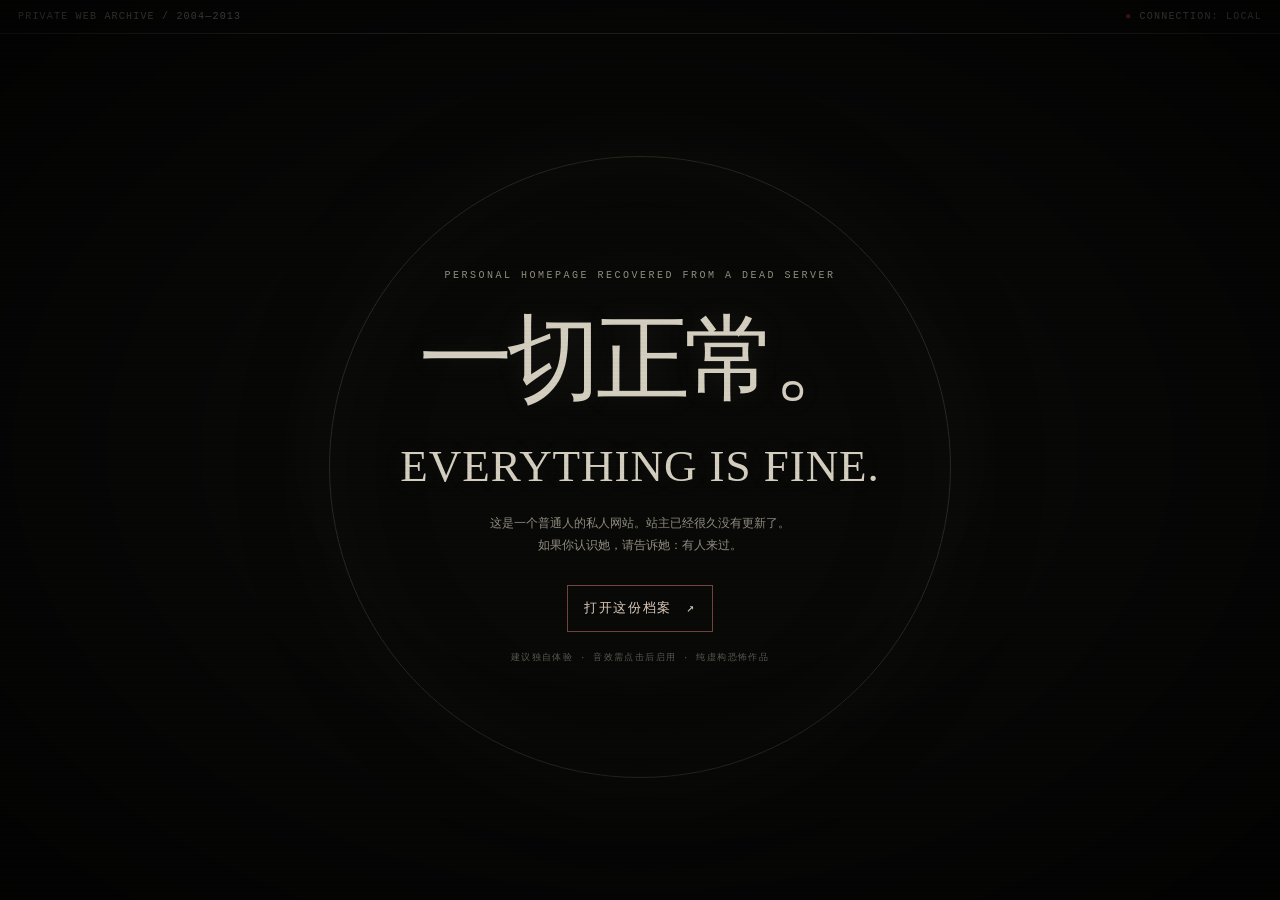
<file: everything-is-fine/index.html>
<!doctype html>
<html lang="zh-CN">
<head>
<meta charset="utf-8">
<meta name="viewport" content="width=device-width,initial-scale=1">
<meta name="theme-color" content="#080807">
<title>访客档案 0001 — 一切正常</title>
<style>
:root{--bg:#080807;--paper:#c9c4b5;--muted:#68675f;--red:#8e2525;--green:#9ca58a;--line:#292922}
*{box-sizing:border-box}html{background:var(--bg);scroll-behavior:smooth}body{margin:0;background:var(--bg);color:var(--paper);font:13px/1.8 "Courier New",monospace;overflow-x:hidden;cursor:crosshair}
body:before{content:"";position:fixed;inset:0;z-index:50;pointer-events:none;opacity:.13;background:repeating-linear-gradient(0deg,transparent 0 2px,#fff 3px,transparent 4px);mix-blend-mode:overlay}
body:after{content:"";position:fixed;inset:0;z-index:49;pointer-events:none;background:radial-gradient(ellipse at center,transparent 38%,#000 100%);opacity:.75}
::selection{background:#7d2525;color:#fff}a,button{color:inherit}button{font:inherit;background:transparent;border:1px solid #514d43;padding:11px 16px;cursor:pointer;letter-spacing:.12em}button:hover{background:#d0c8b5;color:#111}
a{color:#aaa58f}.bar{height:34px;border-bottom:1px solid var(--line);display:flex;justify-content:space-between;align-items:center;padding:0 18px;color:#777468;font-size:10px;letter-spacing:.12em}
.dot{color:#8e2929;animation:blink 1.4s steps(2) infinite}@keyframes blink{50%{opacity:.2}}
main{max-width:920px;margin:auto;padding:0 24px}.hero{min-height:calc(100svh - 34px);display:flex;align-items:center;justify-content:center;text-align:center;position:relative}
.hero:before{content:"";position:absolute;width:min(75vw,620px);aspect-ratio:1;border:1px solid #27271f;border-radius:50%;box-shadow:0 0 100px #20201830,inset 0 0 100px #29291d22}
.hero-inner{position:relative;z-index:1;max-width:600px}.tiny{font-size:10px;color:#8b8879;letter-spacing:.25em}.hero h1{font:normal clamp(42px,9vw,94px)/.95 Georgia,serif;letter-spacing:-.06em;margin:30px 0 20px;color:#d0cbbb;text-shadow:0 0 28px #b9b09a1c}
.hero p{color:#8a877b;max-width:410px;margin:0 auto 28px;font-size:12px}.enter{border-color:#70403a;color:#d7c8b8}.footnote{font-size:9px;color:#56554d;margin-top:18px;letter-spacing:.15em}
#site{display:none;padding-bottom:150px}.top{display:flex;justify-content:space-between;gap:12px;flex-wrap:wrap;border-bottom:1px solid var(--line);padding:25px 0 12px;color:#77766c;font-size:10px;letter-spacing:.13em}
h2{font:normal clamp(28px,5vw,47px)/1.1 Georgia,serif;letter-spacing:-.04em;margin:48px 0 15px}.lede{color:#858276;max-width:590px}
.paper{margin:42px 0;border-top:1px solid var(--line);border-bottom:1px solid var(--line);padding:26px 0;display:grid;grid-template-columns:1fr 190px;gap:25px}
.paper p{margin:0 0 12px}.stamp{border:1px solid #493d35;color:#8c4d43;display:grid;place-items:center;min-height:140px;font-size:11px;letter-spacing:.2em;transform:rotate(2deg);opacity:.8}
.section{margin:55px 0}.label{color:#8e3c35;font-size:10px;letter-spacing:.22em;margin-bottom:14px}.log{border-left:1px solid #39372f;padding-left:18px;color:#777468;font-size:11px}.log p{margin:8px 0}.bad{color:#a85b50}.quiet{color:#4f5148}
.photo{height:310px;position:relative;overflow:hidden;border:1px solid #292a23;background:linear-gradient(180deg,#171812,#080907);display:grid;place-items:center;margin:20px 0}
.window{position:absolute;width:35%;height:83%;left:33%;bottom:-1px;border:1px solid #4c4a3e;background:linear-gradient(90deg,#090a08,#1a1b14 50%,#090a08);box-shadow:0 0 60px #000}
.figure{position:absolute;bottom:-20px;left:42%;height:86%;width:17%;opacity:0;background:#020302;filter:blur(5px);clip-path:polygon(35% 0,65% 0,76% 13%,75% 25%,90% 42%,100% 100%,0 100%,10% 42%,25% 25%,24% 13%);transition:opacity 2s}
.photo.present .figure{opacity:.95}
.photo:after{content:"";position:absolute;inset:0;background:linear-gradient(90deg,transparent 49.8%,#fff1 50%,transparent 50.2%),linear-gradient(transparent 49.8%,#fff1 50%,transparent 50.2%);pointer-events:none}
.photo small{position:absolute;top:12px;left:14px;color:#929080;font-size:9px;z-index:2}.photo .time{position:absolute;right:14px;top:12px;color:#929080;font-size:9px;z-index:2}
.caption{position:absolute;bottom:12px;left:14px;right:14px;display:flex;justify-content:space-between;color:#77766a;font-size:9px;z-index:2}
.actions{display:flex;gap:10px;flex-wrap:wrap;margin-top:20px}.actions button{font-size:10px}
#answer{margin-top:22px;color:#a85b50;min-height:35px}
#terminal{background:#0d0e0b;border:1px solid #2d2c24;padding:17px;color:#77776b;min-height:150px;font-size:11px;white-space:pre-wrap}
#inputline{display:flex;gap:8px;margin-top:10px}#answerInput{flex:1;min-width:0;background:#10110e;border:1px solid #35352b;color:#c8c1b0;padding:12px;font:inherit;outline:none}
#cursorNote{position:fixed;z-index:45;pointer-events:none;color:#a34e45;font-size:9px;letter-spacing:.15em;opacity:0;transition:opacity .3s}
#modal{position:fixed;inset:0;z-index:100;background:#020302;display:none;place-items:center;text-align:center;padding:25px}
#modal.show{display:grid}.modal-inner{max-width:620px}.modal-inner h2{font:normal clamp(36px,8vw,80px)/.95 Georgia,serif;margin:20px 0;color:#d3cbbb}.modal-inner p{color:#8d8a7e;font-size:11px;letter-spacing:.12em}
.face{width:min(75vw,470px);height:min(60vh,500px);filter:contrast(1.5) brightness(.55) drop-shadow(0 0 35px #6e1717);animation:facein .16s steps(2) infinite alternate}
@keyframes facein{from{transform:scale(1.04) translateX(-3px)}to{transform:scale(1.1) translateX(3px)}}
#end{display:none;position:fixed;inset:0;z-index:101;background:#030403;place-items:center;text-align:center;padding:25px}#end.show{display:grid}
#end h2{font:normal clamp(32px,7vw,70px)/1 Georgia,serif}
body.wrong{animation:wrong .15s steps(2) 4}@keyframes wrong{25%{transform:translateX(4px);filter:invert(.12)}75%{transform:translateX(-3px)}}
.explore-grid{display:grid;grid-template-columns:repeat(2,minmax(0,1fr));gap:12px;margin:20px 0}.evidence{border:1px solid #302f27;background:#0b0c09;padding:18px;min-height:145px;position:relative;cursor:pointer;transition:border-color .3s,background .3s}.evidence:hover{border-color:#795148;background:#11100d}.evidence .code{font-size:9px;color:#8d493e;letter-spacing:.18em}.evidence h3{font:normal 23px Georgia,serif;margin:14px 0 8px}.evidence p{font-size:11px;color:#77766a;margin:0}.evidence .locked{color:#a34e45}.evidence.opened{border-color:#6d3932}.evidence.opened h3{color:#b88e7e}.diary{border-left:2px solid #56352f;padding:8px 18px;margin:22px 0;color:#858174;max-width:680px}.diary p{margin:9px 0}.redacted{background:#77736a;color:#77736a;user-select:none;cursor:pointer}.redacted.revealed{background:transparent;color:#b36c5d}.room-map{display:grid;grid-template-columns:repeat(3,1fr);gap:5px;max-width:480px;margin:20px auto}.room-map button{min-height:75px;font-size:9px;padding:7px;border-color:#343329;color:#77766a}.room-map button.selected{background:#30201d;border-color:#875348;color:#d1bca9}.scanline{height:1px;background:#625b4d;margin:18px 0;box-shadow:0 0 12px #aaa17b55}.counter{font-size:10px;color:#a25a4e;letter-spacing:.16em}.microcopy{font-size:10px;color:#55564d}.glitch-text{display:inline-block;animation:glitchText 4s infinite}@keyframes glitchText{0%,92%,100%{transform:none;text-shadow:none}93%{transform:translateX(2px);text-shadow:-2px 0 #8d2929}95%{transform:translateX(-2px);text-shadow:2px 0 #aaa}}@media(max-width:650px){.explore-grid{grid-template-columns:1fr}.room-map button{min-height:62px}}@media(max-width:650px){main{padding:0 17px}.paper{grid-template-columns:1fr}.stamp{min-height:80px}.photo{height:250px}.bar{padding:0 10px;font-size:8px}}
@media(prefers-reduced-motion:reduce){*,*:before,*:after{animation:none!important;scroll-behavior:auto!important;transition:none!important}}

/* expanded archive modules */
.archive-grid{display:grid;grid-template-columns:repeat(2,minmax(0,1fr));gap:10px;margin:20px 0}.archive-card{border:1px solid #343329;background:linear-gradient(135deg,#11120e,#090a08);padding:18px;min-height:125px;position:relative}.archive-card:after{content:"SEALED";position:absolute;right:12px;top:10px;color:#55443a;font-size:8px;letter-spacing:.18em}.archive-card h3{font:normal 22px Georgia,serif;margin:0 0 8px}.archive-card p{font-size:11px;color:#777568;margin:0}.archive-card button{margin-top:12px;font-size:9px;padding:7px 10px}.diary{border-top:1px solid #333228;padding:16px 0}.diary time{color:#8c453c;font-size:9px;letter-spacing:.18em}.diary p{margin:7px 0;color:#aaa493}.redacted{background:#aaa493;color:#aaa493;user-select:none;transition:all .3s}.redacted:hover{background:transparent;color:#a85b50}.file-view{min-height:75px;color:#a85b50;padding:14px 4px;font-size:11px;white-space:pre-wrap;border:1px solid #302f27;background:#0d0e0b;margin-top:10px}.evidence{display:grid;grid-template-columns:1fr 1fr;gap:8px}.evidence div{height:105px;border:1px solid #302f27;background:repeating-linear-gradient(135deg,#10110d 0 5px,#171812 6px 7px);display:grid;place-items:center;color:#57564b;font-size:9px;letter-spacing:.15em}.evidence div:nth-child(2){background:radial-gradient(ellipse at 50% 80%,#29251e,#090a08 65%)}.evidence div:nth-child(3){background:linear-gradient(90deg,#080907,#24231c,#080907)}.evidence div:nth-child(4){background:radial-gradient(ellipse at 50% 20%,#302b24,#090a08 65%)}.choice{display:flex;gap:8px;flex-wrap:wrap;margin:12px 0}.choice button{font-size:10px}.choice button.selected{background:#c9c4b5;color:#111}.meter{height:3px;background:#27271f;margin:14px 0}.meter span{display:block;height:100%;width:0;background:#8e2525;transition:width 1s}
@media(max-width:650px){.archive-grid,.evidence{grid-template-columns:1fr}.archive-card{min-height:110px}}

/* witness protocol: new interactive narrative layer */
.witness-panel{border:1px solid #37352b;background:#0b0c09;padding:20px;margin:18px 0;position:relative;overflow:hidden}.witness-panel:before{content:"";position:absolute;inset:0;background:repeating-linear-gradient(0deg,transparent 0 19px,#ffffff05 20px);pointer-events:none}.witness-panel>*{position:relative}.witness-tag{font-size:9px;letter-spacing:.22em;color:#9b5145}.witness-big{font:normal clamp(30px,6vw,58px)/1 Georgia,serif;margin:12px 0}.witness-buttons{display:flex;gap:8px;flex-wrap:wrap;margin-top:15px}.witness-buttons button{font-size:10px}.witness-output{min-height:45px;color:#b18a78;margin-top:14px;font-size:11px;white-space:pre-wrap}.memory-grid{display:grid;grid-template-columns:repeat(3,1fr);gap:8px}.memory-card{min-height:130px;border:1px solid #343329;padding:14px;background:#10110d;text-align:left;cursor:pointer}.memory-card strong{display:block;font:normal 20px Georgia,serif;margin:12px 0}.memory-card small{color:#777568}.memory-card:hover{border-color:#8e5145}.memory-card.chosen{background:#211512;border-color:#a45b4c}.fake-browser{border:1px solid #4a483d;background:#d2cbb8;color:#24231e;padding:14px;font:12px/1.6 'Courier New',monospace;min-height:180px}.fake-browser .browser-bar{border-bottom:1px solid #99917d;padding-bottom:8px;margin-bottom:14px;color:#666052}.fake-browser button{color:#24231e;border-color:#77705f}.path-line{display:flex;align-items:center;gap:6px;flex-wrap:wrap;margin:18px 0}.path-node{border:1px solid #39372f;padding:10px 12px;color:#8b887a;font-size:10px}.path-node.active{background:#32201c;border-color:#985849;color:#d7c8b8}.path-arrow{color:#75463d}.signal{height:50px;display:flex;align-items:center;gap:3px;overflow:hidden;margin:15px 0}.signal i{display:block;width:3px;background:#8b4a40;height:var(--h);opacity:.65;flex:1}.signal.off i{height:2px!important;opacity:.2}.confession{font:italic 22px Georgia,serif;color:#b7ad9a;max-width:620px}.terminal-cursor{display:inline-block;width:7px;height:14px;background:#a85b50;vertical-align:middle;animation:blink .8s steps(2) infinite}@media(max-width:650px){.memory-grid{grid-template-columns:1fr}.memory-card{min-height:95px}}
</style>
</head>
<body>
<div class="bar"><span>PRIVATE WEB ARCHIVE / 2004—2013</span><span><i class="dot">●</i> CONNECTION: LOCAL</span></div>
<section class="hero" id="welcome"><div class="hero-inner">
<div class="tiny">PERSONAL HOMEPAGE RECOVERED FROM A DEAD SERVER</div>
<h1>一切正常。<br><span style="font-size:.48em;letter-spacing:.02em">EVERYTHING IS FINE.</span></h1>
<p>这是一个普通人的私人网站。站主已经很久没有更新了。<br>如果你认识她，请告诉她：有人来过。</p>
<button class="enter" id="enter">打开这份档案　↗</button>
<div class="footnote">建议独自体验 · 音效需点击后启用 · 纯虚构恐怖作品</div>
</div></section>
<main id="site">
<div class="top"><span>FILE: PERSONAL_001.HTML</span><span>LAST MODIFIED: 2013.10.31</span><span id="visitors">VISITOR: 0001</span></div>
<h2>欢迎回来。</h2>
<p class="lede">你可能不记得这里了。没关系。这里的东西都没有变。除了房间。还有住在房间里的人。</p>
<div class="paper"><div><div class="label">NOTE FROM THE OWNER</div>
<p>你好，陌生人。</p><p>我做这个网站是因为我不喜欢打电话。这里可以放照片、日记和一些没什么意义的东西。</p><p>如果你看到这段话，说明网站还活着。</p><p class="quiet">如果你看到第二段不同的文字，请不要告诉任何人。</p></div><div class="stamp">她不在家<br><span style="font-size:8px">PLEASE LEAVE A MESSAGE</span></div></div>
<section class="section"><div class="label">01 / THE LAST PHOTOGRAPH</div><h2>走廊尽头的门</h2><p>这张照片拍摄于网站停止更新的前一天。照片里没有人。站主说，她拍照的时候，门是关着的。</p>
<div class="photo" id="photo"><small>IMG_1031.JPG / 02:13 AM</small><span class="time" id="photoTime">31 OCT 2013</span><div class="window"></div><div class="figure" id="figure"></div><div class="caption"><span>NO FLASH / ISO 800</span><span id="photoCaption">EMPTY HALLWAY</span></div></div>
<p class="quiet" id="photoText">你可以继续往下看。</p>
</section>
<section class="section"><div class="label">02 / VISITOR LOG</div><h2>访客记录</h2><div class="log" id="log">
<p>2009.04.11　访客 0001　来自：本机</p>
<p>2010.08.22　访客 0001　来自：本机</p>
<p>2013.10.31　访客 0001　来自：本机</p>
<p class="quiet">2013.10.31　访客 0002　来自：<span id="origin">未知</span></p>
</div><p id="logNote" class="quiet">这台服务器没有连接外部网络。</p></section>
<section class="section"><div class="label">03 / GUESTBOOK</div><h2>留言板</h2><p>站主不常回复，但她会看。</p>
<div id="terminal">GUESTBOOK.EXE
------------------------------
留言：你好，有人在吗？
回复：谢谢你来看我。

留言：你什么时候回来？
回复：我一直在这里。</div>
<div id="inputline"><input id="answerInput" maxlength="80" placeholder="写下一条留言……"><button id="send">发送</button></div><div id="answer"></div>
</section>
<section class="section"><div class="label">04 / SYSTEM MESSAGE</div><h2>最后一条系统消息</h2><p id="finalText">检测到一个未完成的访客会话。是否继续？</p>
<div class="actions"><button id="continue">继续读取</button><button id="leave">离开网站</button></div>
</section>
<section class="section" id="evidence"><div class="label">05 / RECOVERED FILES</div><h2><span class="glitch-text">未归档的东西</span></h2><p>服务器恢复了四个文件。它们原本不应该出现在公开目录里。</p><div class="explore-grid"><article class="evidence" data-file="diary"><div class="code">FILE_001 / TXT</div><h3>十月三十一日</h3><p>站主的最后一篇日记。部分内容已损坏。</p></article><article class="evidence" data-file="audio"><div class="code">FILE_002 / WAV</div><h3>夜间录音</h3><p>00:13:08。请调低音量后再播放。</p></article><article class="evidence" data-file="floor"><div class="code">FILE_003 / MAP</div><h3>房屋平面图</h3><p>一间卧室。一个走廊。多出来的一扇门。</p></article><article class="evidence" data-file="deleted"><div class="code">FILE_004 / UNKNOWN</div><h3>未命名文件</h3><p class="locked">访问权限：拒绝。需要找到密码。</p></article></div><div id="fileViewer" class="diary" aria-live="polite">选择一个文件以查看恢复内容。</div></section><section class="section"><div class="label">06 / THE HOUSE</div><h2>房间记录</h2><p>站主曾经画过一张房屋平面图。请点开你认为安全的房间。</p><div class="room-map"><button data-room="kitchen">厨房</button><button data-room="hall">走廊</button><button data-room="bath">浴室</button><button data-room="living">客厅</button><button data-room="bedroom">卧室</button><button data-room="door">门外</button></div><p id="roomResult" class="microcopy">尚未选择房间。</p></section><section class="section"><div class="label">07 / RECOVERY CONSOLE</div><h2>恢复控制台</h2><p>输入四位数字，尝试恢复被删除的文件。提示：站主最害怕的日期。</p><div id="inputline"><input id="passcode" maxlength="4" inputmode="numeric" placeholder="0000"><button id="unlock">恢复文件</button></div><p id="unlockResult" class="counter"></p><div class="scanline"></div><p class="microcopy">警告：恢复操作不可逆。<span id="hiddenHint">你已经被记录。</span></p></section>
<section class="section"><div class="label">05 / RECOVERED MATERIALS</div><h2>失踪的文件</h2><p>服务器恢复了四份文件。文件名看起来很普通，但修改时间不太对。</p><div class="archive-grid">
<div class="archive-card"><h3>房间平面图</h3><p>ROOM_MAP_FINAL.png · 2.1 MB</p><button data-file="map">查看文件</button></div>
<div class="archive-card"><h3>未寄出的信</h3><p>letter_to_mother.txt · 4 KB</p><button data-file="letter">查看文件</button></div>
<div class="archive-card"><h3>夜间录音</h3><p>voice_0213.wav · 00:13</p><button data-file="voice">播放记录</button></div>
<div class="archive-card"><h3>删除的网页</h3><p>index_old_old.html · 0 KB</p><button data-file="deleted">恢复文件</button></div></div><div class="file-view" id="fileView">选择一个文件。请注意：有些文件不应该被恢复。</div></section>
<section class="section"><div class="label">06 / PRIVATE DIARY</div><h2>站主的日记</h2><div class="diary"><time>2013.10.28 / 23:41</time><p>我把门锁好了。今晚应该不会再听见敲门声。</p></div><div class="diary"><time>2013.10.29 / 02:13</time><p>妈妈说我最近总是对着空房间说话。我没有。我只是在听。</p></div><div class="diary"><time>2013.10.30 / 02:16</time><p>照片里的东西离门近了一点。<span class="redacted">她说她不喜欢被关在照片里。</span></p></div><div class="diary"><time>2013.10.31 / 02:13</time><p>如果有人打开这个网站，请替我确认一件事：<span class="redacted">门外的到底是谁？</span></p></div></section>
<section class="section"><div class="label">07 / FORENSIC CONTACT SHEET</div><h2>照片证据</h2><p>四张照片来自同一台相机。拍摄间隔：十三秒。</p><div class="evidence"><div>FRAME_01 / EMPTY</div><div>FRAME_02 / ???</div><div>FRAME_03 / DOOR</div><div>FRAME_04 / BEHIND YOU</div></div><p id="evidenceNote" class="quiet">图像元数据：拍摄者字段为空。</p><div class="actions"><button id="inspect">检查元数据</button><button id="compare">对比照片</button></div></section>
<section class="section"><div class="label">08 / SECURITY CHECK</div><h2>确认房间里只有你</h2><p>请按顺序确认三个问题。系统不会保存你的答案。</p><div class="choice" id="quiz"><button data-answer="yes">门是锁着的</button><button data-answer="no">门没有锁</button><button data-answer="unknown">我不知道</button></div><div class="meter"><span id="meterFill"></span></div><p id="quizReply" class="quiet">等待确认……</p><div class="actions"><button id="resetQuiz">重新检查</button></div></section>

<section class="section" id="witnessProtocol"><div class="label">09 / WITNESS PROTOCOL</div><h2>网站目击了什么？</h2><p>下面不是站主写的。它是服务器在你打开页面后，自动生成的一份记录。</p><div class="witness-panel"><div class="witness-tag">LIVE SESSION / LOCAL MEMORY</div><div class="witness-big" id="witnessHeadline">正在确认访客身份……</div><p id="witnessCopy" class="lede">请稍候。不要刷新。</p><div class="witness-buttons"><button id="witnessCheck">重新检查身份</button><button id="witnessDeny">我不是她</button></div><div class="witness-output" id="witnessOutput" aria-live="polite"></div></div></section>
<section class="section"><div class="label">10 / MEMORY DELETION</div><h2>选择一段记忆删除</h2><p>站主留下了三段记忆。你只能删除一段。删除之后，另外两段会记得你做过什么。</p><div class="memory-grid" id="memoryGrid"><button class="memory-card" data-memory="door"><small>MEMORY 01</small><strong>门外的声音</strong><small>她敲了三次。</small></button><button class="memory-card" data-memory="mother"><small>MEMORY 02</small><strong>妈妈的来信</strong><small>信封里没有信。</small></button><button class="memory-card" data-memory="mirror"><small>MEMORY 03</small><strong>镜子里的房间</strong><small>镜子比房间大。</small></button></div><p class="witness-output" id="memoryResult">尚未选择。</p></section>
<section class="section"><div class="label">11 / BROKEN LINK</div><h2>一个不存在的网页</h2><p>在旧导航菜单里发现了一个失效链接。服务器说它从未存在。</p><div class="fake-browser"><div class="browser-bar">◉ NOT FOUND　/　http://localhost/you.html</div><div style="font:normal 30px Georgia,serif">404 — 页面不存在</div><p>你请求的页面没有被创建。</p><p>但它记得你。</p><button id="open404">仍然打开</button><div id="browserReply" style="margin-top:12px;min-height:28px"></div></div></section>
<section class="section"><div class="label">12 / THE ROUTE</div><h2>你走过的路径</h2><p>每打开一个档案，路线图都会改变。某些位置无法返回。</p><div class="path-line" id="pathLine"><span class="path-node active">入口</span><span class="path-arrow">→</span><span class="path-node">走廊</span><span class="path-arrow">→</span><span class="path-node">未知</span></div><div class="witness-panel"><div class="witness-tag">ROUTE ANALYSIS</div><p id="routeAnalysis">目前只记录到入口。</p><div class="witness-buttons"><button id="routeBack">尝试返回</button><button id="routeForward">继续深入</button></div></div></section>
<section class="section"><div class="label">13 / SIGNAL LOST</div><h2>来自房间另一侧的信号</h2><p>这段信号没有声音轨道。请观察它何时停止。</p><div class="signal" id="signalWave" aria-label="模拟信号波形"></div><div class="witness-buttons"><button id="signalListen">接收信号</button><button id="signalStop">切断信号</button></div><p id="signalText" class="confession">“如果你听见我，请不要回答。”</p></section>
<section class="section"><div class="label">14 / FINAL STATEMENT</div><h2>访客声明</h2><p>系统需要你确认最后一件事。请不要随便选择。</p><div class="witness-panel"><div class="witness-tag">STATEMENT FORM / UNSAVED</div><p class="confession">你认为，这个网站是谁做的？</p><div class="witness-buttons" id="statementChoices"><button data-statement="owner">失踪的站主</button><button data-statement="visitor">现在的访客</button><button data-statement="other">第三个人</button></div><div class="witness-output" id="statementResult"></div></div></section>
<div class="top"><span>END OF ARCHIVE</span><span id="footerStatus">THANK YOU FOR VISITING</span></div>
</main>
<div id="cursorNote">别回头。</div>
<div id="modal"><div class="modal-inner">
<svg class="face" viewBox="0 0 500 540" xmlns="http://www.w3.org/2000/svg">
<defs><radialGradient id="p"><stop stop-color="#b7b09e"/><stop offset=".55" stop-color="#55564e"/><stop offset="1" stop-color="#050605"/></radialGradient><filter id="dist"><feTurbulence baseFrequency=".04" numOctaves="3" seed="12"/><feDisplacementMap in="SourceGraphic" scale="22"/></filter></defs>
<path d="M250 12C110 4 55 115 68 280c8 150 75 250 182 250s174-100 182-250C445 115 390 4 250 12Z" fill="url(#p)" filter="url(#dist)"/>
<path d="M85 220Q160 145 235 225Q160 280 85 220M265 225Q340 145 415 220Q340 280 265 225" fill="#030303"/>
<ellipse cx="160" cy="222" rx="15" ry="7" fill="#d7d1bd"/><ellipse cx="340" cy="222" rx="15" ry="7" fill="#d7d1bd"/>
<path d="M250 230L220 360L278 365" stroke="#24251f" stroke-width="20" fill="none"/>
<path d="M160 415Q250 365 340 415Q250 510 160 415Z" fill="#050505"/><path d="M180 415Q250 440 320 415" stroke="#b5ad9a" stroke-width="6" fill="none"/>
</svg>
<h2 id="modalTitle">你终于看见我了。</h2><p id="modalText">不要关闭这个页面。</p>
</div></div>
<div id="end"><div><div class="tiny">SESSION CLOSED</div><h2>你离开了。<br>她还没有。</h2><p>这份档案已保存。下次打开时，她会记得。</p><button id="restart">重新打开档案</button></div></div>
<script>
(()=>{
const $=id=>document.getElementById(id);
let audio=null,started=false,stage=0,timers=[],moved=false,typed=false;
function later(fn,ms){timers.push(setTimeout(fn,ms))}
function beep(f=48,d=.5,v=.025,type='sine'){if(!audio)return;const o=audio.createOscillator(),g=audio.createGain();o.type=type;o.frequency.value=f;g.gain.setValueAtTime(v,audio.currentTime);g.gain.exponentialRampToValueAtTime(.001,audio.currentTime+d);o.connect(g);g.connect(audio.destination);o.start();o.stop(audio.currentTime+d)}
function noise(){if(!audio)return;const n=audio.sampleRate*.5,b=audio.createBuffer(1,n,audio.sampleRate),a=b.getChannelData(0);for(let i=0;i<n;i++)a[i]=(Math.random()*2-1)*.24;const s=audio.createBufferSource(),g=audio.createGain();s.buffer=b;g.gain.value=.12;s.connect(g);g.connect(audio.destination);s.start()}
function addLog(t){const p=document.createElement('p');p.className='bad';p.textContent=t;$('log').appendChild(p)}
function start(){
 if(started)return;started=true;$('welcome').style.display='none';$('site').style.display='block';$('site').scrollIntoView();
 try{audio=new(window.AudioContext||window.webkitAudioContext)();audio.resume();beep(43,2,.018)}catch(e){}
 later(()=>{$('visitors').textContent='VISITOR: 0002';$('origin').textContent='你身后';$('logNote').textContent='奇怪。访客记录刚刚增加了一条。';addLog('现在　访客 0002　来自：你身后');beep(51,1,.025)},8500);
 later(()=>{$('photo').classList.add('present');$('photoCaption').textContent='SUBJECT DETECTED';$('photoText').textContent='照片里多了一个人。你刚才看见了吗？';addLog('系统：照片文件已被修改。');beep(39,2,.035)},18000);
 later(()=>{$('photoTime').textContent='NOW';$('finalText').textContent='检测到访客正在阅读这条消息。访客位置：房间内。';$('footerStatus').textContent='SOMEONE IS STILL HERE';document.title='别往后看。';noise()},28000);
 later(()=>{if(!typed){$('answer').textContent='留言已自动保存：我看见你了。';$('terminal').textContent+='\\n\\n留言：我看见你了。\\n回复：那你为什么还不转过来？';$('answerInput').value='';}},37000);
 later(()=>{$('modal').classList.add('show');$('modalTitle').textContent='你终于看见我了。';$('modalText').textContent='我一直站在你身后。';noise();beep(33,1.2,.12,'sawtooth');},49000);
 later(()=>{$('modal').classList.remove('show');$('end').classList.add('show')},51500);
}
const files=document.querySelectorAll('.evidence');files.forEach(card=>card.addEventListener('click',()=>{const key=card.dataset.file;card.classList.add('opened');const views={diary:'<div class="label">RECOVERED DIARY / 2013.10.31</div><p>02:11　我把门锁好了。</p><p>02:12　我听见有人在走廊里走路。</p><p>02:13　我看了猫眼。外面没有人。</p><p>02:14　可是猫眼里有一只眼睛。</p><p>02:15　<span class="redacted" data-redact>点击揭开被涂黑的句子</span></p>',audio:'<div class="label">AUDIO TRANSCRIPT / AUTO-GENERATED</div><p>00:00　电流声。</p><p>00:04　（敲门三次）</p><p>00:09　女声：你为什么把我留在外面？</p><p>00:13　录音结束。文件时长：13 分 08 秒。</p><button id="playStatic">播放 3 秒静电声</button>',floor:'<div class="label">FLOOR PLAN / REVISION 6</div><p>平面图标注：卧室、浴室、厨房、走廊。</p><p>手写补充：不要打开走廊尽头的门。</p><p>打印时间：2013.10.31 02:13</p>',deleted:'<div class="label">FILE LOCKED</div><p>文件内容无法读取。请先恢复访问权限。</p>'};$('fileViewer').innerHTML=views[key];const red=document.querySelector('[data-redact]');if(red)red.addEventListener('click',()=>{red.classList.add('revealed');red.textContent='她没有在门外。她一直在房间里。';});const play=$('playStatic');if(play)play.addEventListener('click',()=>{noise();beep(37,1.4,.04,'sawtooth');});if(key==='deleted')$('unlockResult').textContent='提示：日期格式 YYYYMMDD';}));document.querySelectorAll('[data-room]').forEach(b=>b.addEventListener('click',()=>{document.querySelectorAll('[data-room]').forEach(x=>x.classList.remove('selected'));b.classList.add('selected');const replies={kitchen:'水龙头还开着。水是温的。',hall:'走廊尽头有一扇门。你家没有那扇门。',bath:'镜子上有雾气。有人刚刚洗过澡。',living:'电视没有插电，但屏幕亮着。',bedroom:'床上有一个凹陷。像是有人刚刚坐起来。',door:'门外传来你的声音：不要开门。'};$('roomResult').textContent=replies[b.dataset.room];if(b.dataset.room==='hall'||b.dataset.room==='door'){beep(41,.9,.035);$('photo').classList.add('present');}}));$('unlock').addEventListener('click',()=>{const v=$('passcode').value.trim();if(v==='20131031'){$('unlockResult').textContent='ACCESS GRANTED / 文件已恢复。不要读最后一行。';$('fileViewer').innerHTML='<div class="label">FILE_004 / RESTORED</div><p>我没有妹妹。</p><p>我从来没有妹妹。</p><p>所以，昨晚睡在我床上的那个女孩是谁？</p><p class="bad">最后修改者：当前访客</p>';beep(31,1.5,.06,'sawtooth');}else{$('unlockResult').textContent='ACCESS DENIED / 密码错误。她听见你输入了。';$('passcode').value='';beep(65,.2,.03);}});later(()=>{if(started){$('hiddenHint').textContent='她知道你找到了文件。';$('visitors').textContent='VISITOR: 0003';}},33000);later(()=>{if(started){$('finalText').textContent='系统提示：访客数量为 3。当前在线人数：2。';$('footerStatus').textContent='DO NOT COUNT AGAIN';}},42000);$('enter').addEventListener('click',start);
$('send').addEventListener('click',()=>{const v=$('answerInput').value.trim();if(!v)return;typed=true;$('terminal').textContent+='\\n\\n留言：'+v+'\\n回复：你不应该回答我。';$('answer').textContent='留言已发送。';$('answerInput').value='';if(/谁|你|在|后面|看见|认识/.test(v)){later(()=>{$('answer').textContent='新回复：不要回头。';beep(42,.8,.04)},1800)}});
$('answerInput').addEventListener('keydown',e=>{if(e.key==='Enter')$('send').click()});
$('continue').addEventListener('click',()=>{stage++;if(stage===1){$('finalText').textContent='你还在看。她说她很高兴。';$('footerStatus').textContent='PLEASE STAY';beep(42,1,.03)}else{$('finalText').textContent='不要再按了。她已经走到门口了。';$('photo').classList.add('present');noise()}});
$('leave').addEventListener('click',()=>{$('end').classList.add('show');$('end').querySelector('h2').innerHTML='你离开了。<br>她还没有。'});
$('restart').addEventListener('click',()=>{timers.forEach(clearTimeout);timers=[];started=false;stage=0;typed=false;$('end').classList.remove('show');$('modal').classList.remove('show');$('site').style.display='none';$('welcome').style.display='flex';$('photo').classList.remove('present');$('photoCaption').textContent='EMPTY HALLWAY';$('photoTime').textContent='31 OCT 2013';$('photoText').textContent='你可以继续往下看。';$('log').innerHTML='<p>2009.04.11　访客 0001　来自：本机</p><p>2010.08.22　访客 0001　来自：本机</p><p>2013.10.31　访客 0001　来自：本机</p><p class="quiet">2013.10.31　访客 0002　来自：<span id="origin">未知</span></p>';$('logNote').textContent='这台服务器没有连接外部网络。';$('terminal').textContent='GUESTBOOK.EXE\\n------------------------------\\n留言：你好，有人在吗？\\n回复：谢谢你来看我。\\n\\n留言：你什么时候回来？\\n回复：我一直在这里。';$('answer').textContent='';$('finalText').textContent='检测到一个未完成的访客会话。是否继续？';document.title='访客档案 0001 — 一切正常'});

// Additional archive interactions
const fileMessages={map:'ROOM_MAP_FINAL.png\n房间结构：卧室 / 走廊 / 门口\n异常：走廊长度与建筑外部尺寸不符。\n备注：多出来的那扇门，不在原始图纸上。',letter:'妈妈：\n我没有把她带回家。\n她一直都在这里。\n\n如果你收到这封信，请不要来找我。',voice:'VOICE_0213.WAV / DECODED\n[00:02] 三次敲门声\n[00:06] 呼吸声\n[00:09] 女声：你为什么不开门？\n[00:13] 文件结束。',deleted:'恢复失败。\n文件最后一次修改时间：明天 02:13\n错误：目标文件正在被访问。'};
document.querySelectorAll('[data-file]').forEach(b=>b.addEventListener('click',()=>{const k=b.dataset.file;$('fileView').textContent=fileMessages[k];b.textContent=k==='deleted'?'恢复失败':'已读取';if(k==='deleted'){document.body.classList.add('wrong');beep(36,.7,.06,'sawtooth');later(()=>document.body.classList.remove('wrong'),800)}}));
$('inspect').addEventListener('click',()=>{$('evidenceNote').textContent='EXIF：拍摄设备未知。拍摄者：你。拍摄日期：明天。';beep(44,.6,.025)});
$('compare').addEventListener('click',()=>{$('evidenceNote').textContent='比对结果：四张照片中的门把手位置完全相同。只有最后一张，多出了一只握着门把手的手。';$('photo').classList.add('present');noise()});
let answers=0;$('quiz').querySelectorAll('button').forEach(b=>b.addEventListener('click',()=>{answers++;b.classList.add('selected');$('meterFill').style.width=Math.min(100,answers*33.333)+'%';const replies=['确认收到。门锁状态：无法读取。','确认收到。门外检测到移动。','确认收到。系统现在知道你在犹豫。'];$('quizReply').textContent=replies[Math.min(answers-1,2)];if(answers>=3){$('quizReply').textContent='检查完成。房间人数：2。';$('footerStatus').textContent='OCCUPANCY: 02';beep(31,1,.06,'sawtooth')}}));
$('resetQuiz').addEventListener('click',()=>{answers=0;$('meterFill').style.width='0';$('quizReply').textContent='等待确认……';$('quiz').querySelectorAll('button').forEach(b=>b.classList.remove('selected'))});
document.addEventListener('mousemove',e=>{if(!started||moved)return;if(e.clientY<80){moved=true;$('cursorNote').style.left=Math.min(innerWidth-100,e.clientX+14)+'px';$('cursorNote').style.top=(e.clientY+16)+'px';$('cursorNote').style.opacity='1';later(()=>$('cursorNote').style.opacity='0',2200)}});
 // Witness protocol: fictional state stored only in this browser.
 const memKey='eif_witness_state_v1';let witnessState={visits:0,route:0,deleted:''};
 try{const saved=JSON.parse(localStorage.getItem(memKey)||'null');if(saved&&typeof saved==='object')witnessState={...witnessState,...saved};witnessState.visits++;localStorage.setItem(memKey,JSON.stringify(witnessState));}catch(e){}
 const saveWitness=()=>{try{localStorage.setItem(memKey,JSON.stringify(witnessState))}catch(e){}};
 $('witnessHeadline').textContent=witnessState.visits>1?'你又回来了。':'访客身份：尚未确认';
 $('witnessCopy').textContent=witnessState.visits>1?'服务器记得上一次会话。你离开时，页面没有关闭。':'这份记录只保存在当前浏览器。系统不读取摄像头、麦克风或真实位置。';
 $('witnessOutput').textContent='SESSION COUNT: '+String(witnessState.visits).padStart(4,'0')+' / LOCAL STORAGE';
 $('witnessCheck').addEventListener('click',()=>{$('witnessHeadline').textContent='身份确认失败';$('witnessOutput').textContent='匹配结果：你不是站主。\n附注：站主也不是站主。';beep(39,.8,.035)});
 $('witnessDeny').addEventListener('click',()=>{$('witnessHeadline').textContent='否认已被记录';$('witnessCopy').textContent='没有人要求你证明。';$('witnessOutput').textContent='STATEMENT SAVED / “我不是她。”\n系统回复：她以前也这样说。';beep(45,.5,.03)});
 const memoryTexts={door:'删除完成。敲门声停止了。现在，门内开始敲门。',mother:'删除完成。信封变空了。寄件人一栏写着你的名字。',mirror:'删除完成。镜子恢复正常。镜子里的你没有。'};
 document.querySelectorAll('[data-memory]').forEach(b=>b.addEventListener('click',()=>{if(witnessState.deleted){$('memoryResult').textContent='你已经删除过一段记忆。剩下的两段不肯再被触碰。';return}witnessState.deleted=b.dataset.memory;saveWitness();document.querySelectorAll('[data-memory]').forEach(x=>x.classList.remove('chosen'));b.classList.add('chosen');$('memoryResult').textContent=memoryTexts[b.dataset.memory];beep(37,.9,.04,'triangle')}));
 $('open404').addEventListener('click',()=>{witnessState.seen404=true;saveWitness();$('browserReply').textContent='正在打开……\n页面已存在。\n最后访问者：你。\n下一位访问者：你。';$('browserReply').style.color='#8e3930';$('browserReply').style.whiteSpace='pre-line';$('open404').textContent='链接已打开';beep(32,1,.04,'sawtooth')});
 const routeNames=['入口','走廊','卧室','门后','你的位置'];function drawRoute(){const n=Math.min(witnessState.route,4);$('pathLine').innerHTML=routeNames.slice(0,n+1).map((x,i)=>(i?'<span class="path-arrow">→</span>':'')+'<span class="path-node '+(i===n?'active':'')+'">'+x+'</span>').join('');const lines=['目前只记录到入口。','你进入了走廊。走廊长度正在增加。','卧室门从里面锁上了。','门后没有房间，只有一段正在加载的网页。','路线终点：访客所在位置。'];$('routeAnalysis').textContent=lines[n]}
 $('routeForward').addEventListener('click',()=>{witnessState.route=Math.min(4,witnessState.route+1);saveWitness();drawRoute();if(witnessState.route>=3){$('photo').classList.add('present');beep(34,.9,.05,'sawtooth')}});
 $('routeBack').addEventListener('click',()=>{$('routeAnalysis').textContent=witnessState.route===0?'你还没有离开入口。':'返回失败。上一页已经被删除。';if(witnessState.route>1){witnessState.route--;saveWitness();drawRoute()}else beep(42,.5,.03)});drawRoute();
 const wave=$('signalWave');for(let i=0;i<46;i++){const el=document.createElement('i');el.style.setProperty('--h',(4+Math.round(Math.random()*42))+'px');wave.appendChild(el)}
 $('signalListen').addEventListener('click',()=>{wave.classList.remove('off');$('signalText').textContent='“我数到你了。你数到我了吗？”';noise();later(()=>{wave.classList.add('off');$('signalText').textContent='“不要数第三次。”'},4200)});
 $('signalStop').addEventListener('click',()=>{wave.classList.add('off');$('signalText').textContent='信号已切断。\n接收端仍在发送。';beep(29,1,.04)});
 document.querySelectorAll('[data-statement]').forEach(b=>b.addEventListener('click',()=>{document.querySelectorAll('[data-statement]').forEach(x=>x.classList.remove('selected'));b.classList.add('selected');const answer=b.dataset.statement;const msg={owner:'错误。站主没有创建这个网站。',visitor:'记录已接受。页面作者字段已更新：当前访客。',other:'第三个人不存在。请不要再使用这个称呼。'};$('statementResult').textContent=msg[answer]+'\n\nAUTHOR: '+(answer==='visitor'?'YOU':'UNKNOWN');$('footerStatus').textContent='AUTHOR FIELD MODIFIED';beep(38,.7,.035)}));

})();
</script>
</body></html>
</file>
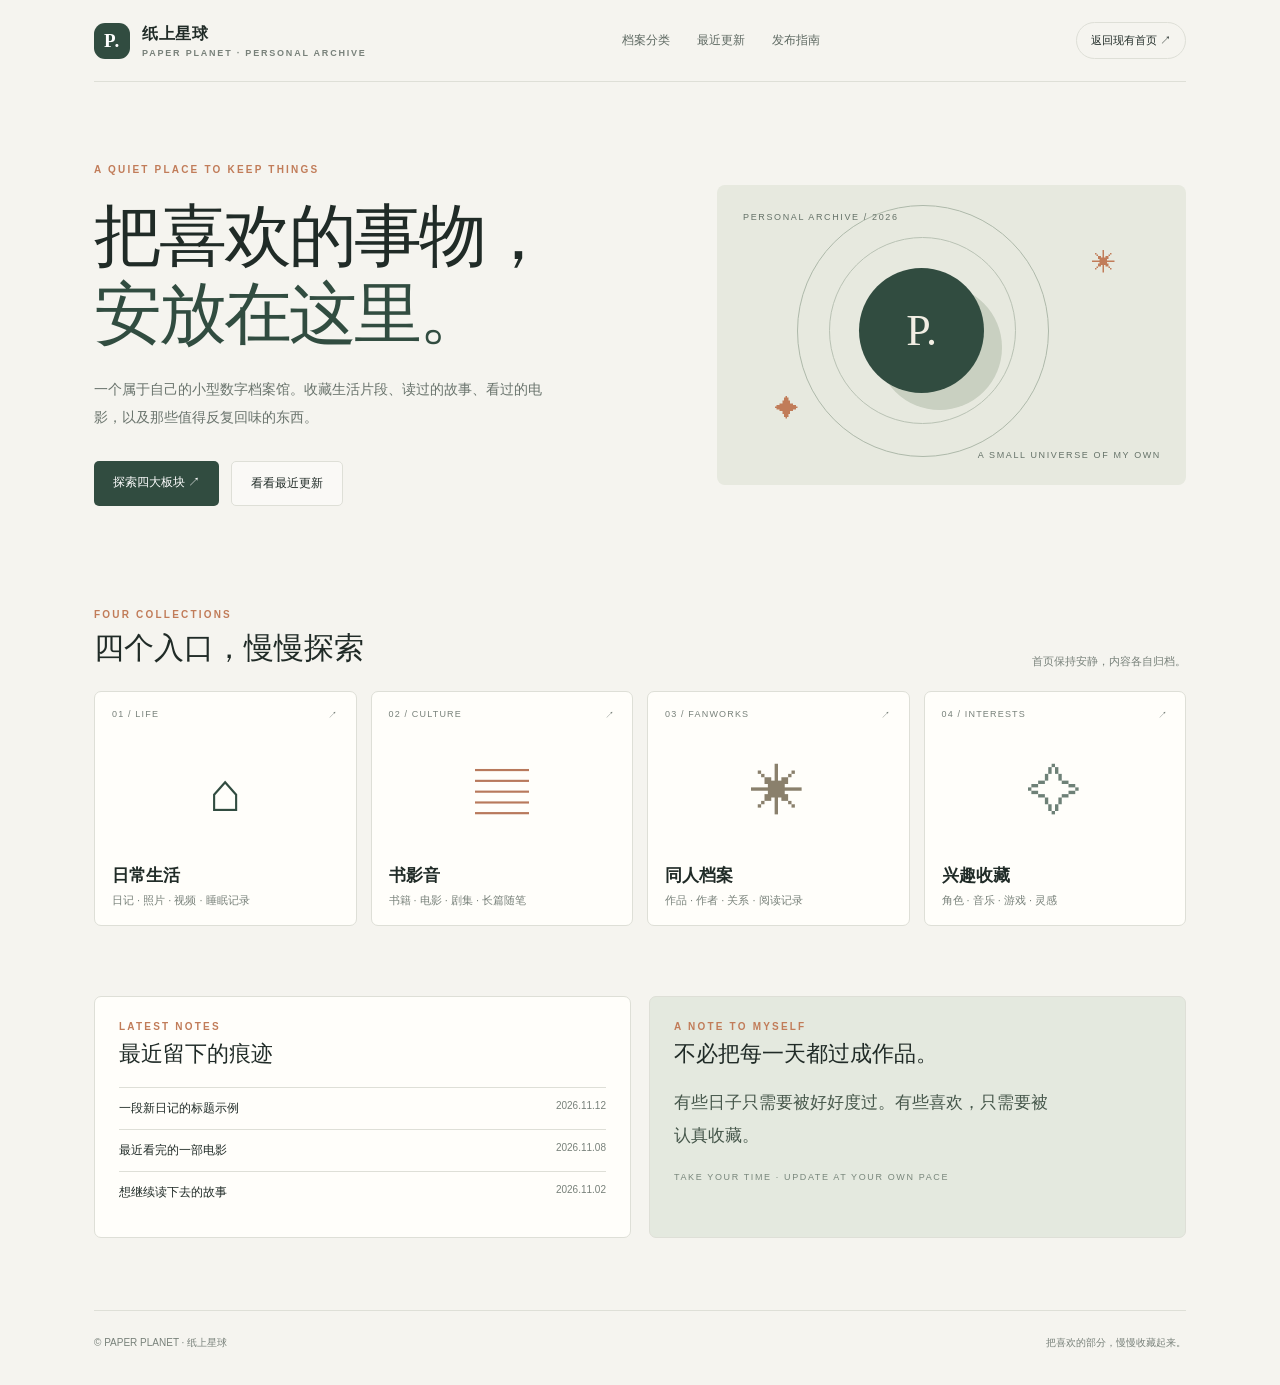
<file: layout-example.html>
<!doctype html>
<html lang="zh-CN">
<head>
<meta charset="utf-8"><meta name="viewport" content="width=device-width,initial-scale=1">
<meta name="description" content="纸上星球 · 现代个人数字档案馆布局示例">
<title>纸上星球 — Layout Concept</title>
<style>
:root{--paper:#f5f4ef;--ink:#202b27;--muted:#78817a;--line:#dedfd7;--green:#314c40;--orange:#c17c59;--card:#fffefa;--sage:#e4e9df}
*{box-sizing:border-box}html{scroll-behavior:smooth}body{margin:0;background:var(--paper);color:var(--ink);font-family:Inter,"PingFang SC","Microsoft YaHei",sans-serif}
a{color:inherit;text-decoration:none}.wrap{max-width:1160px;margin:auto;padding:0 34px}
header{height:82px;display:flex;align-items:center;justify-content:space-between;border-bottom:1px solid var(--line)}
.brand{display:flex;align-items:center;gap:12px;font-weight:700;letter-spacing:.04em}.mark{width:36px;height:36px;border-radius:11px;background:var(--green);color:#fff;display:grid;place-items:center;font-family:Georgia;font-size:19px}.brand small{display:block;color:var(--muted);font-size:9px;letter-spacing:.2em;margin-top:3px}
nav{display:flex;gap:27px;font-size:12px;color:#5e6962}nav a:hover{color:var(--orange)}.nav-right{font-size:11px;border:1px solid var(--line);padding:10px 14px;border-radius:30px}
.hero{display:grid;grid-template-columns:1.1fr .9fr;gap:50px;align-items:center;padding:82px 0 76px}.kicker{font-size:10px;letter-spacing:.22em;color:var(--orange);font-weight:700}.hero h1{font-family:Georgia,"Songti SC",serif;font-size:clamp(42px,6vw,68px);line-height:1.15;letter-spacing:-.045em;font-weight:500;margin:22px 0}.hero h1 em{font-style:normal;color:var(--green)}.intro{font-size:14px;line-height:2;color:#69736c;max-width:460px}.actions{display:flex;gap:12px;margin-top:30px}.btn{padding:13px 19px;border-radius:5px;font-size:12px}.primary{background:var(--green);color:white}.secondary{border:1px solid var(--line);background:#ffffff70}
.art{height:300px;position:relative;border-radius:8px;background:#e7e9df;overflow:hidden;padding:25px}.art:before{content:"";position:absolute;width:250px;height:250px;border:1px solid #aeb9aa;border-radius:50%;top:20px;left:80px}.art:after{content:"";position:absolute;width:185px;height:185px;border:1px solid #b9c2b4;border-radius:50%;top:52px;left:112px}.planet{position:absolute;width:125px;height:125px;border-radius:50%;background:var(--green);top:83px;left:142px;display:grid;place-items:center;color:#f2eee4;font:44px Georgia;box-shadow:18px 17px 0 #c9d0c1}.art-tag{position:absolute;font-size:9px;letter-spacing:.18em;color:#657268}.tag1{top:27px;left:26px}.tag2{bottom:25px;right:25px}.spark{position:absolute;color:var(--orange);font-size:24px}.s1{right:70px;top:64px}.s2{left:58px;bottom:62px}
.section-head{display:flex;justify-content:space-between;align-items:end;margin:12px 0 22px}.section-head h2{font:30px Georgia,"Songti SC",serif;margin:8px 0 0}.section-head p{font-size:11px;color:var(--muted);margin:0}.collections{padding:15px 0 70px}.grid{display:grid;grid-template-columns:repeat(4,1fr);gap:14px}.tile{min-height:235px;background:var(--card);border:1px solid var(--line);border-radius:7px;padding:17px;display:flex;flex-direction:column;justify-content:space-between;transition:.2s}.tile:hover{transform:translateY(-4px);box-shadow:0 12px 28px #24352a10}.tile-top{display:flex;justify-content:space-between;color:var(--muted);font-size:9px;letter-spacing:.13em}.symbol{height:105px;display:grid;place-items:center;font:54px Georgia;color:var(--green)}.tile:nth-child(2) .symbol{color:#b8795c}.tile:nth-child(3) .symbol{color:#8a806c}.tile:nth-child(4) .symbol{color:#6e8177}.tile h3{font-size:17px;margin:0 0 6px;font-weight:600}.tile p{font-size:11px;color:var(--muted);margin:0}.tile-foot{display:flex;justify-content:space-between;align-items:center}.arrow{font-size:18px;color:var(--orange)}
.lower{display:grid;grid-template-columns:1fr 1fr;gap:18px;padding-bottom:72px}.panel{background:var(--card);border:1px solid var(--line);border-radius:7px;padding:24px}.panel h3{font:22px Georgia,"Songti SC",serif;margin:7px 0 18px}.update{display:flex;justify-content:space-between;gap:15px;padding:12px 0;border-top:1px solid var(--line);font-size:12px}.update small{color:var(--muted);white-space:nowrap}.note{background:var(--sage)}.note p{font:17px/1.9 Georgia,"Songti SC",serif;color:#46574b;margin:0;max-width:390px}.note span{display:block;margin-top:20px;font-size:9px;letter-spacing:.18em;color:#79877c}
footer{border-top:1px solid var(--line);padding:25px 0 35px;color:var(--muted);font-size:10px;display:flex;justify-content:space-between}
@media(max-width:800px){.wrap{padding:0 20px}nav{display:none}.hero{grid-template-columns:1fr;padding:55px 0;gap:32px}.art{height:240px}.grid{grid-template-columns:repeat(2,1fr)}.lower{grid-template-columns:1fr}.section-head{align-items:start;gap:15px;flex-direction:column}}
@media(max-width:420px){.grid{gap:9px}.tile{padding:13px;min-height:210px}.symbol{height:85px;font-size:45px}.hero h1{font-size:43px}}
</style></head>
<body><div class="wrap">
<header><a class="brand" href="index.html"><span class="mark">P.</span><span>纸上星球<small>PAPER PLANET · PERSONAL ARCHIVE</small></span></a><nav><a href="#collections">档案分类</a><a href="#recent">最近更新</a><a href="发布指南.html">发布指南</a></nav><a class="nav-right" href="index.html">返回现有首页 ↗</a></header>
<main>
<section class="hero"><div><div class="kicker">A QUIET PLACE TO KEEP THINGS</div><h1>把喜欢的事物，<br><em>安放在这里。</em></h1><p class="intro">一个属于自己的小型数字档案馆。收藏生活片段、读过的故事、看过的电影，以及那些值得反复回味的东西。</p><div class="actions"><a class="btn primary" href="#collections">探索四大板块 ↗</a><a class="btn secondary" href="#recent">看看最近更新</a></div></div><div class="art"><span class="art-tag tag1">PERSONAL ARCHIVE / 2026</span><div class="planet">P.</div><span class="spark s1">✳</span><span class="spark s2">✦</span><span class="art-tag tag2">A SMALL UNIVERSE OF MY OWN</span></div></section>
<section class="collections" id="collections"><div class="section-head"><div><div class="kicker">FOUR COLLECTIONS</div><h2>四个入口，慢慢探索</h2></div><p>首页保持安静，内容各自归档。</p></div>
<div class="grid">
<a class="tile" href="daily.html"><div class="tile-top"><span>01 / LIFE</span><span>↗</span></div><div class="symbol">⌂</div><div><h3>日常生活</h3><p>日记 · 照片 · 视频 · 睡眠记录</p></div></a>
<a class="tile" href="culture.html"><div class="tile-top"><span>02 / CULTURE</span><span>↗</span></div><div class="symbol">▤</div><div><h3>书影音</h3><p>书籍 · 电影 · 剧集 · 长篇随笔</p></div></a>
<a class="tile" href="fanworks.html"><div class="tile-top"><span>03 / FANWORKS</span><span>↗</span></div><div class="symbol">✳</div><div><h3>同人档案</h3><p>作品 · 作者 · 关系 · 阅读记录</p></div></a>
<a class="tile" href="interests.html"><div class="tile-top"><span>04 / INTERESTS</span><span>↗</span></div><div class="symbol">✧</div><div><h3>兴趣收藏</h3><p>角色 · 音乐 · 游戏 · 灵感</p></div></a>
</div></section>
<section class="lower" id="recent"><div class="panel"><div class="kicker">LATEST NOTES</div><h3>最近留下的痕迹</h3><div class="update"><span>一段新日记的标题示例</span><small>2026.11.12</small></div><div class="update"><span>最近看完的一部电影</span><small>2026.11.08</small></div><div class="update"><span>想继续读下去的故事</span><small>2026.11.02</small></div></div><div class="panel note"><div class="kicker">A NOTE TO MYSELF</div><h3>不必把每一天都过成作品。</h3><p>有些日子只需要被好好度过。有些喜欢，只需要被认真收藏。</p><span>TAKE YOUR TIME · UPDATE AT YOUR OWN PACE</span></div></section>
</main><footer><span>© PAPER PLANET · 纸上星球</span><span>把喜欢的部分，慢慢收藏起来。</span></footer></div></body></html>
</file>
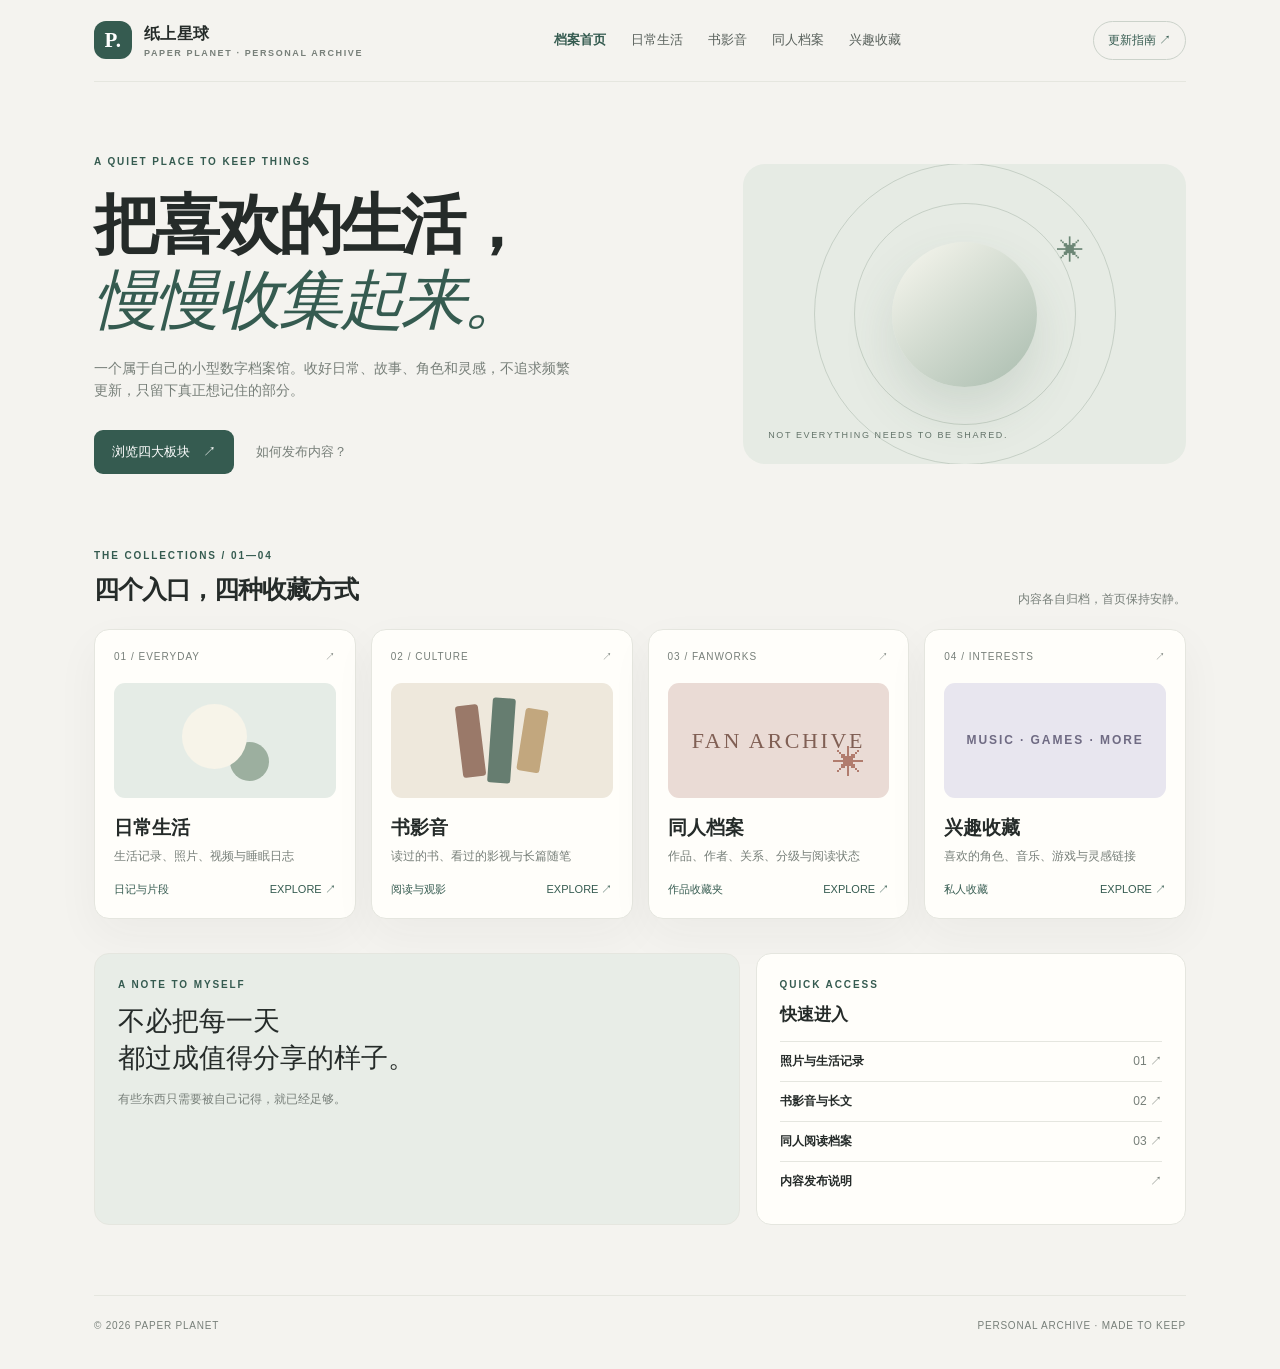
<file: new-layout-demo.html>
<!doctype html>
<html lang="zh-CN">
<head>
<meta charset="utf-8"><meta name="viewport" content="width=device-width,initial-scale=1">
<meta name="description" content="纸上星球新版博客布局概念预览">
<title>纸上星球 · 新布局示例</title>
<style>
:root{--bg:#f4f3ef;--paper:#fffefa;--ink:#252b29;--muted:#777f79;--line:#e5e6df;--green:#355b50;--sage:#e5ece6;--rose:#eadbd5;--sand:#eee8dc;--lav:#e8e6ef;--shadow:0 16px 45px #26372c0b}
*{box-sizing:border-box}body{margin:0;background:var(--bg);color:var(--ink);font-family:Inter,-apple-system,BlinkMacSystemFont,"Segoe UI","PingFang SC","Microsoft YaHei",sans-serif;line-height:1.6}a{color:inherit;text-decoration:none}.wrap{max-width:1160px;margin:auto;padding:0 34px}.topbar{height:82px;display:flex;align-items:center;justify-content:space-between;border-bottom:1px solid var(--line)}.brand{display:flex;gap:12px;align-items:center;font-weight:750;letter-spacing:.02em}.mark{width:38px;height:38px;border-radius:12px;background:var(--green);color:white;display:grid;place-items:center;font-family:Georgia,serif;font-size:21px}.brand small{display:block;font-size:9px;color:var(--muted);letter-spacing:.18em;font-weight:600}.nav{display:flex;gap:25px;font-size:13px;color:#59615c}.nav a:first-child{color:var(--green);font-weight:700}.top-action{font-size:12px;border:1px solid #cbd2ca;padding:9px 14px;border-radius:99px;color:var(--green)}.hero{padding:72px 0 58px;display:grid;grid-template-columns:1.15fr .85fr;gap:50px;align-items:center}.eyebrow{font-size:10px;letter-spacing:.19em;color:var(--green);font-weight:750}.hero h1{font-size:clamp(38px,5.5vw,65px);line-height:1.16;letter-spacing:-.055em;margin:17px 0 18px;font-weight:700}.hero h1 em{font-family:Georgia,"Noto Serif SC",serif;font-weight:500;color:var(--green)}.intro{max-width:480px;color:var(--muted);font-size:14px}.hero-links{display:flex;gap:12px;margin-top:28px;align-items:center}.primary{background:var(--green);color:white;border-radius:9px;padding:12px 18px;font-size:13px}.secondary{font-size:13px;color:var(--muted);padding:10px}.hero-art{min-height:300px;position:relative;border-radius:22px;background:#e6ebe4;overflow:hidden;display:flex;align-items:center;justify-content:center}.hero-art:before,.hero-art:after{content:"";position:absolute;border:1px solid #9bac9e70;border-radius:50%;width:300px;height:300px}.hero-art:after{width:220px;height:220px}.orb{width:145px;height:145px;border-radius:50%;background:linear-gradient(140deg,#f9f8f0,#a9bcae);box-shadow:0 25px 50px #415e4a25;z-index:1}.art-caption{position:absolute;bottom:22px;left:25px;font-size:9px;letter-spacing:.18em;color:#64746a}.art-star{position:absolute;right:23%;top:22%;font-size:27px;color:#6b8675}.section-head{display:flex;align-items:end;justify-content:space-between;margin:16px 0 20px}.section-head h2{font-size:25px;letter-spacing:-.04em;margin:5px 0 0}.section-head p{margin:0;color:var(--muted);font-size:12px}.grid{display:grid;grid-template-columns:repeat(4,1fr);gap:15px}.tile{min-height:260px;border:1px solid var(--line);border-radius:15px;padding:19px;background:var(--paper);box-shadow:var(--shadow);display:flex;flex-direction:column;transition:transform .2s,border-color .2s}.tile:hover{transform:translateY(-4px);border-color:#bdc9bf}.tile-head{display:flex;justify-content:space-between;font-size:10px;color:var(--muted);letter-spacing:.1em}.tile-art{height:115px;border-radius:11px;margin:18px 0 15px;display:grid;place-items:center;position:relative;overflow:hidden}.life{background:var(--sage)}.life:before{content:"";width:65px;height:65px;border-radius:50%;background:#f7f4e9;box-shadow:35px 25px 0 -13px #9caf9f;transform:translate(-10px,-4px)}.culture{background:var(--sand);display:flex;justify-content:center;align-items:center;gap:8px}.spine{height:72px;width:23px;border-radius:3px;background:#9a7969;transform:rotate(-7deg)}.spine:nth-child(2){height:85px;background:#667d70;transform:rotate(4deg)}.spine:nth-child(3){height:63px;background:#c2a77e;transform:rotate(9deg)}.fan{background:var(--rose);font-family:Georgia,serif;color:#805f54;font-size:22px;letter-spacing:.12em}.fan:after{content:"✳";position:absolute;right:22px;bottom:9px;font-size:32px;color:#b17c6e}.interest{background:var(--lav);font-size:12px;letter-spacing:.16em;color:#6f6b83;font-weight:700}.tile h3{font-size:19px;margin:0 0 3px}.tile p{font-size:12px;color:var(--muted);margin:0}.tile-foot{margin-top:auto;padding-top:15px;display:flex;justify-content:space-between;color:var(--green);font-size:11px}.lower{display:grid;grid-template-columns:1.2fr .8fr;gap:16px;margin:34px 0 70px}.note,.recent{background:var(--paper);border:1px solid var(--line);border-radius:15px;padding:23px}.note{background:#e8ede7}.note h2{font-family:Georgia,"Noto Serif SC",serif;font-weight:500;font-size:27px;line-height:1.4;margin:10px 0}.note p,.recent p{font-size:12px;color:var(--muted)}.recent-row{display:flex;justify-content:space-between;border-top:1px solid var(--line);padding:10px 0;font-size:12px}.recent-row span{color:var(--muted)}footer{border-top:1px solid var(--line);padding:22px 0 35px;color:var(--muted);font-size:10px;display:flex;justify-content:space-between;letter-spacing:.08em}
@media(max-width:850px){.grid{grid-template-columns:repeat(2,1fr)}.hero{grid-template-columns:1fr;gap:28px;padding-top:48px}.hero-art{min-height:220px}.lower{grid-template-columns:1fr}.nav{gap:12px}.top-action{display:none}}
@media(max-width:560px){.wrap{padding:0 18px}.topbar{height:auto;min-height:72px;flex-wrap:wrap;gap:12px;padding:14px 0}.nav{order:3;width:100%;overflow:auto;padding:4px 0 8px;font-size:12px}.hero{padding:40px 0}.hero h1{font-size:40px}.grid{gap:9px}.tile{padding:13px;min-height:235px}.tile-art{height:92px;margin:13px 0}.tile h3{font-size:17px}.section-head{align-items:start;gap:10px;flex-direction:column}.section-head p{font-size:11px}footer{gap:10px;flex-direction:column}}
</style>
</head>
<body>
<div class="wrap">
<header class="topbar"><a class="brand" href="index.html"><span class="mark">P.</span><span>纸上星球<small>PAPER PLANET · PERSONAL ARCHIVE</small></span></a><nav class="nav"><a href="#collections">档案首页</a><a href="daily.html">日常生活</a><a href="culture.html">书影音</a><a href="fanworks.html">同人档案</a><a href="interests.html">兴趣收藏</a></nav><a class="top-action" href="发布指南.html">更新指南 ↗</a></header>
<main>
<section class="hero"><div><div class="eyebrow">A QUIET PLACE TO KEEP THINGS</div><h1>把喜欢的生活，<br><em>慢慢收集起来。</em></h1><p class="intro">一个属于自己的小型数字档案馆。收好日常、故事、角色和灵感，不追求频繁更新，只留下真正想记住的部分。</p><div class="hero-links"><a class="primary" href="#collections">浏览四大板块　↗</a><a class="secondary" href="发布指南.html">如何发布内容？</a></div></div><div class="hero-art"><div class="orb"></div><span class="art-star">✳</span><span class="art-caption">NOT EVERYTHING NEEDS TO BE SHARED.</span></div></section>
<section id="collections"><div class="section-head"><div><div class="eyebrow">THE COLLECTIONS / 01—04</div><h2>四个入口，四种收藏方式</h2></div><p>内容各自归档，首页保持安静。</p></div>
<div class="grid">
<a class="tile" href="daily.html"><div class="tile-head"><span>01 / EVERYDAY</span><span>↗</span></div><div class="tile-art life"></div><h3>日常生活</h3><p>生活记录、照片、视频与睡眠日志</p><div class="tile-foot"><span>日记与片段</span><span>EXPLORE ↗</span></div></a>
<a class="tile" href="culture.html"><div class="tile-head"><span>02 / CULTURE</span><span>↗</span></div><div class="tile-art culture"><i class="spine"></i><i class="spine"></i><i class="spine"></i></div><h3>书影音</h3><p>读过的书、看过的影视与长篇随笔</p><div class="tile-foot"><span>阅读与观影</span><span>EXPLORE ↗</span></div></a>
<a class="tile" href="fanworks.html"><div class="tile-head"><span>03 / FANWORKS</span><span>↗</span></div><div class="tile-art fan">FAN ARCHIVE</div><h3>同人档案</h3><p>作品、作者、关系、分级与阅读状态</p><div class="tile-foot"><span>作品收藏夹</span><span>EXPLORE ↗</span></div></a>
<a class="tile" href="interests.html"><div class="tile-head"><span>04 / INTERESTS</span><span>↗</span></div><div class="tile-art interest">MUSIC · GAMES · MORE</div><h3>兴趣收藏</h3><p>喜欢的角色、音乐、游戏与灵感链接</p><div class="tile-foot"><span>私人收藏</span><span>EXPLORE ↗</span></div></a>
</div></section>
<section class="lower"><div class="note"><div class="eyebrow">A NOTE TO MYSELF</div><h2>不必把每一天<br>都过成值得分享的样子。</h2><p>有些东西只需要被自己记得，就已经足够。</p></div><div class="recent"><div class="eyebrow">QUICK ACCESS</div><h3 style="font-size:17px;margin:8px 0 13px">快速进入</h3><a class="recent-row" href="daily.html"><b>照片与生活记录</b><span>01 ↗</span></a><a class="recent-row" href="culture.html"><b>书影音与长文</b><span>02 ↗</span></a><a class="recent-row" href="fanworks.html"><b>同人阅读档案</b><span>03 ↗</span></a><a class="recent-row" href="发布指南.html"><b>内容发布说明</b><span>↗</span></a></div></section>
</main><footer><span>© 2026 PAPER PLANET</span><span>PERSONAL ARCHIVE · MADE TO KEEP</span></footer>
</div></body></html>
</file>
